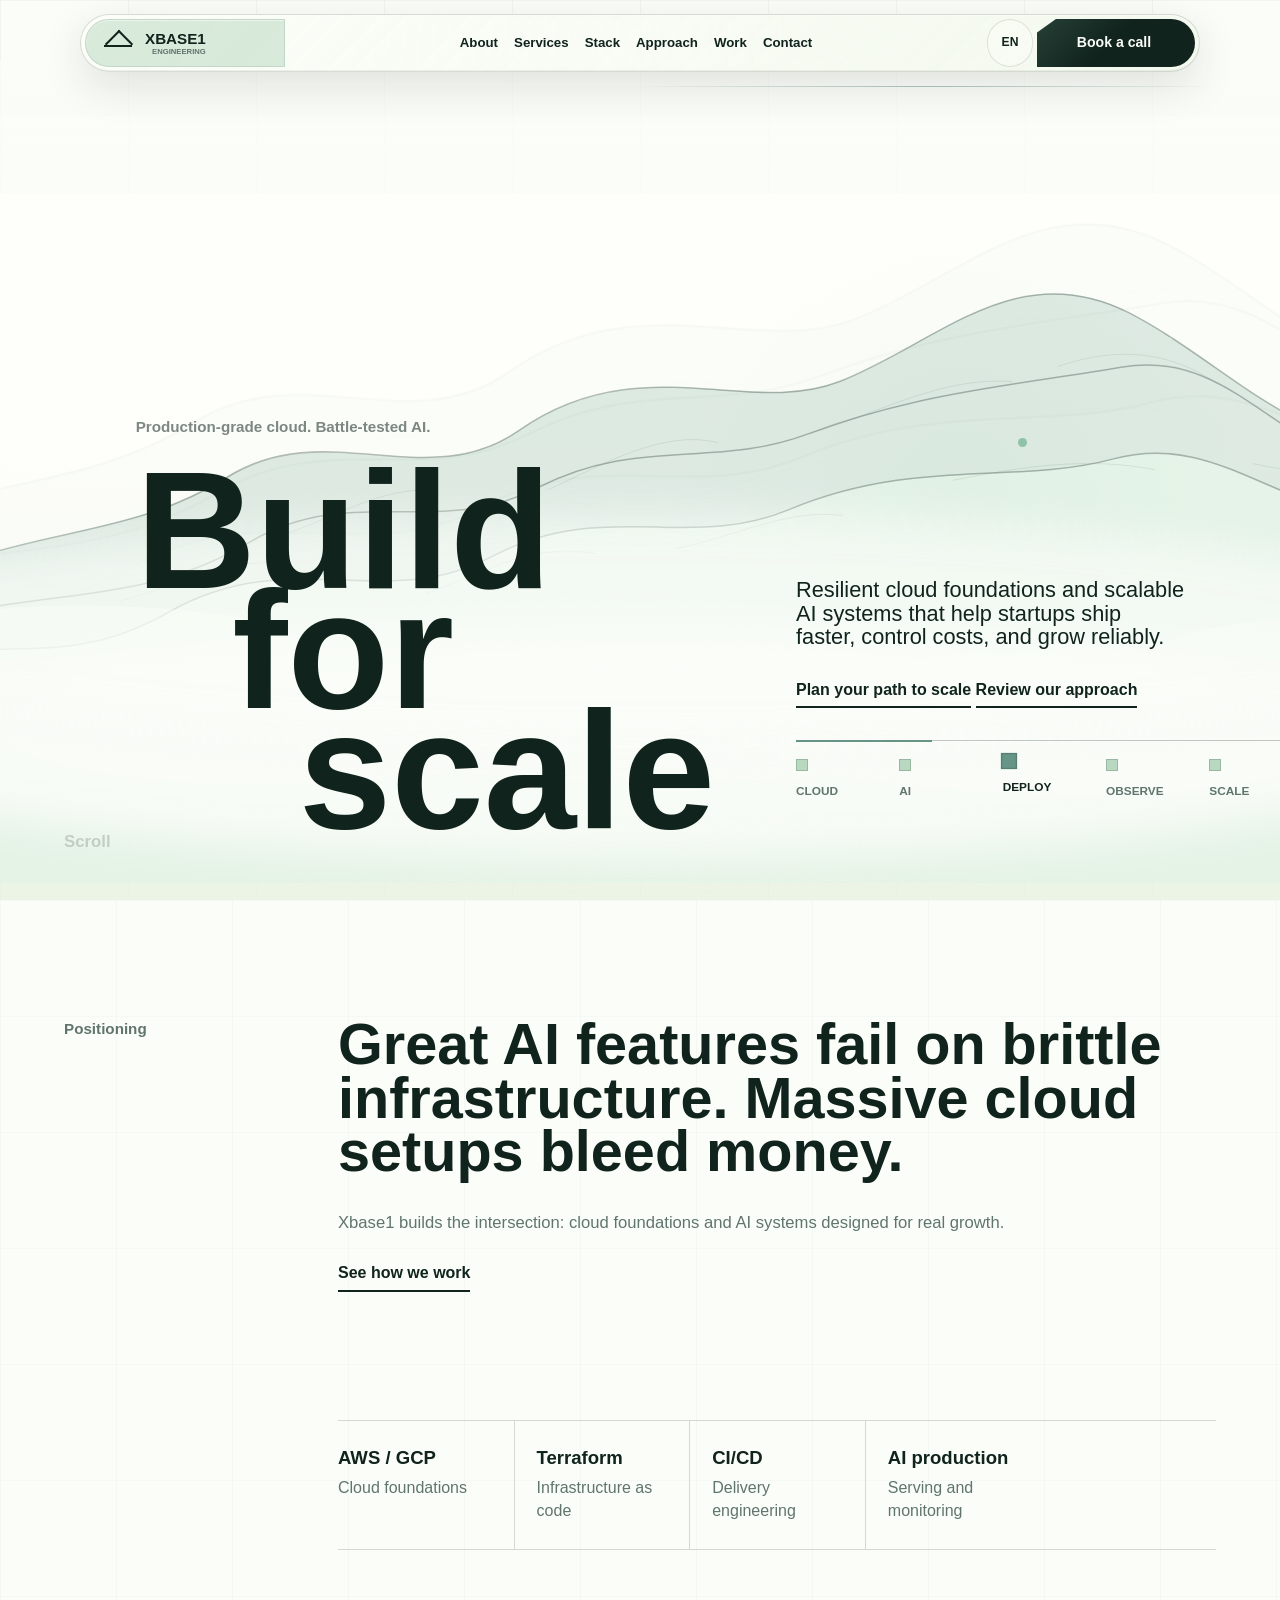
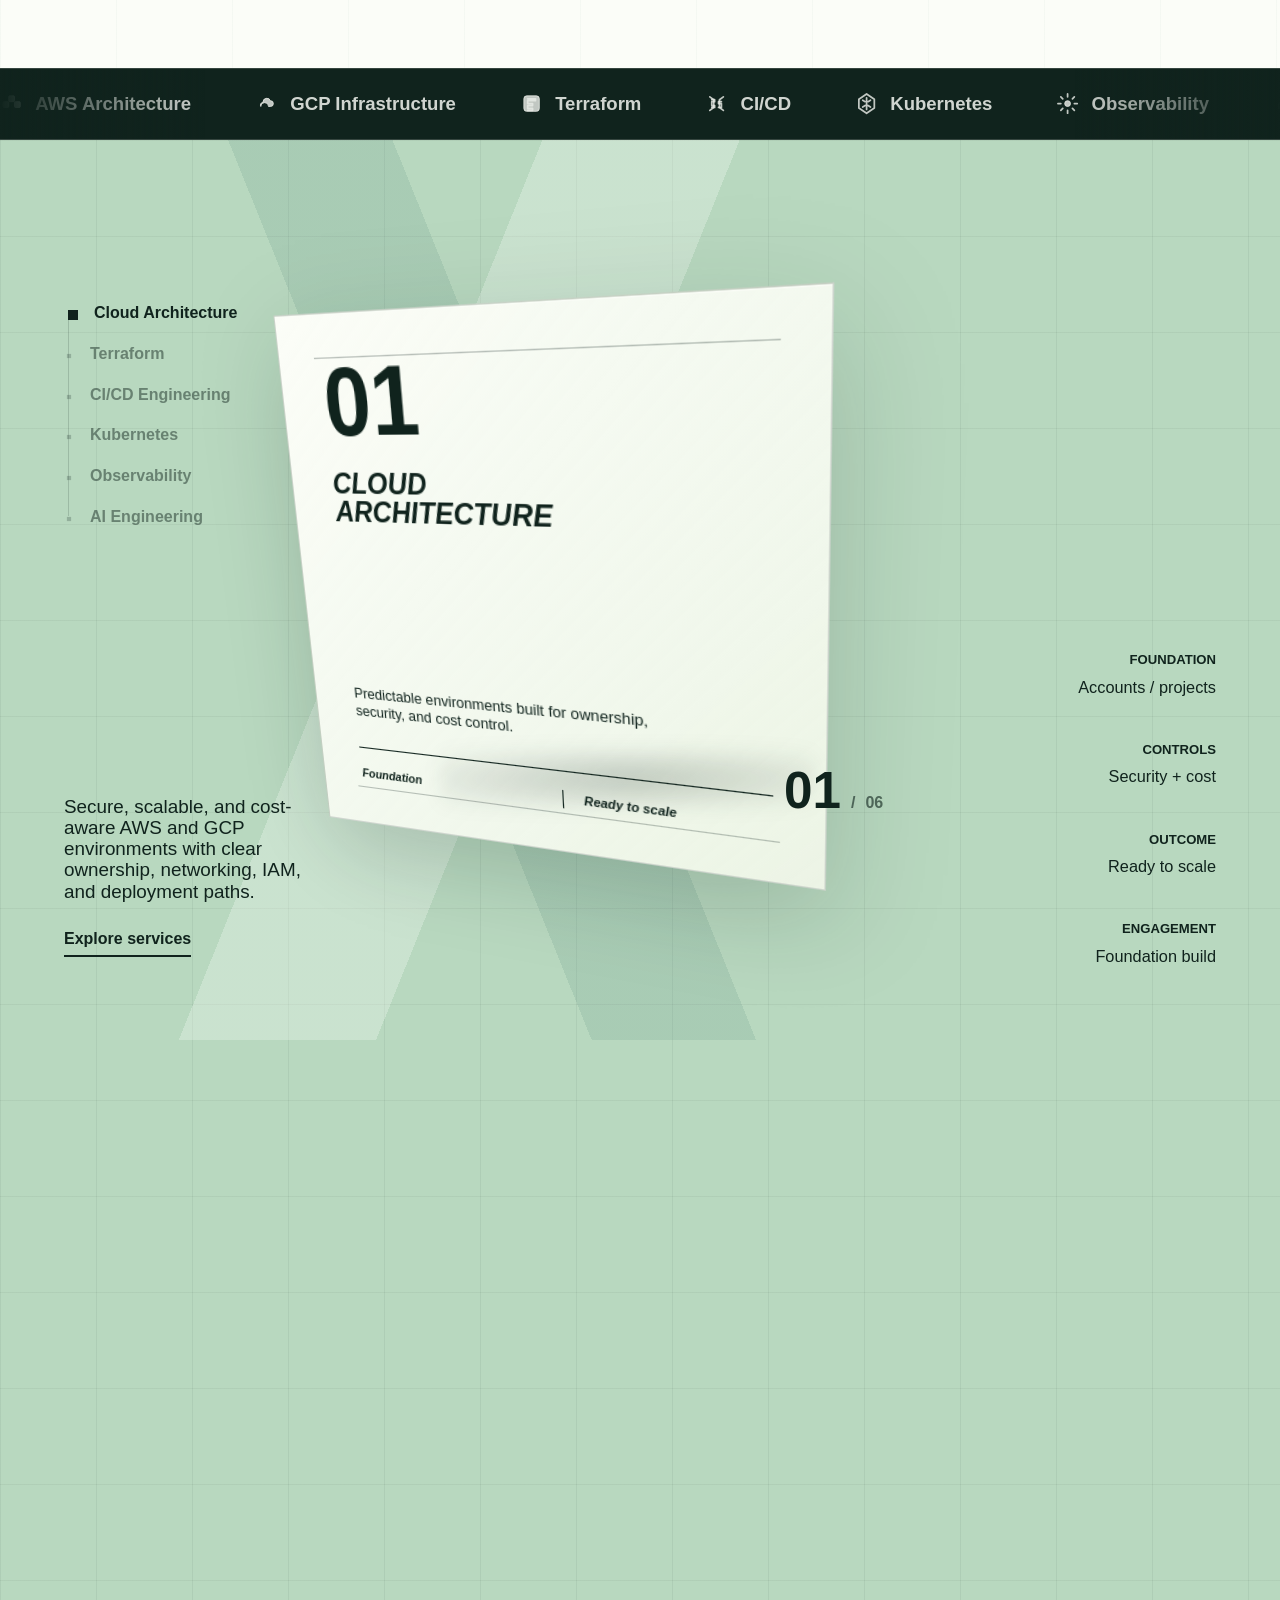
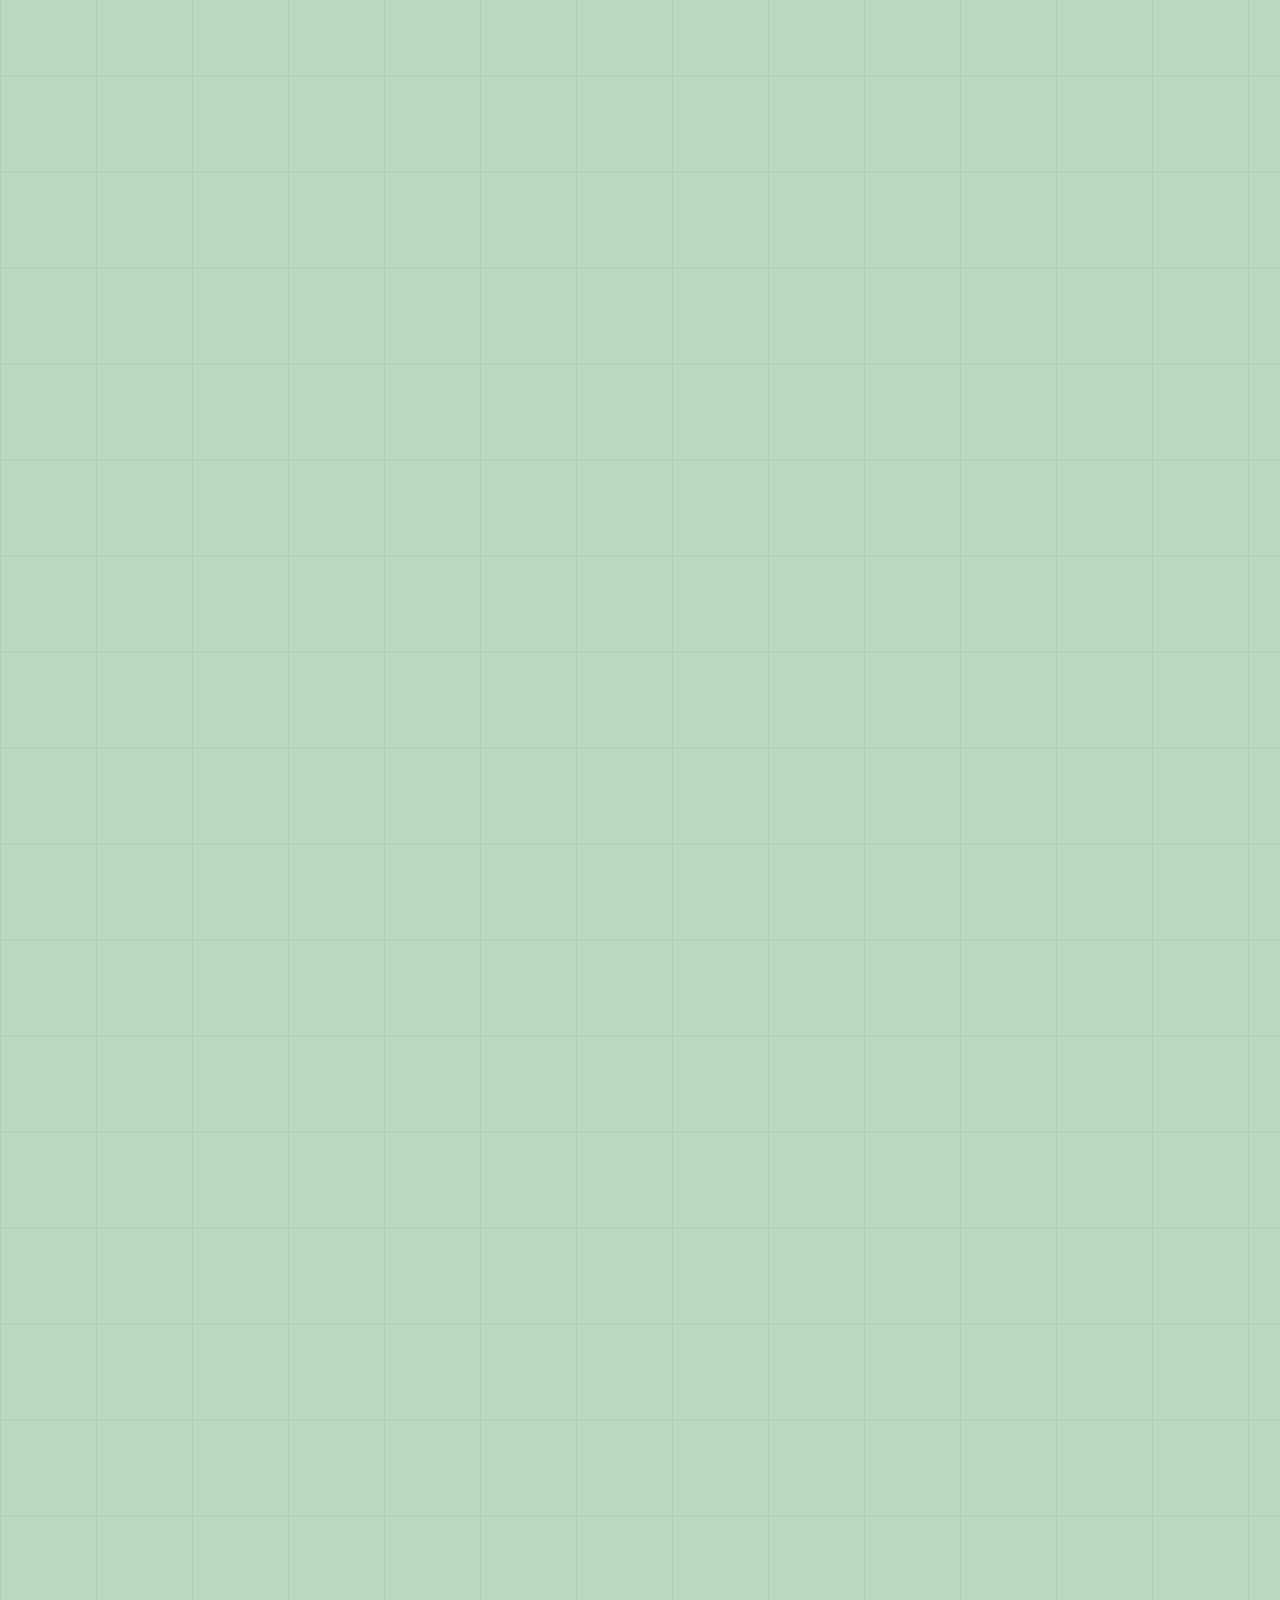
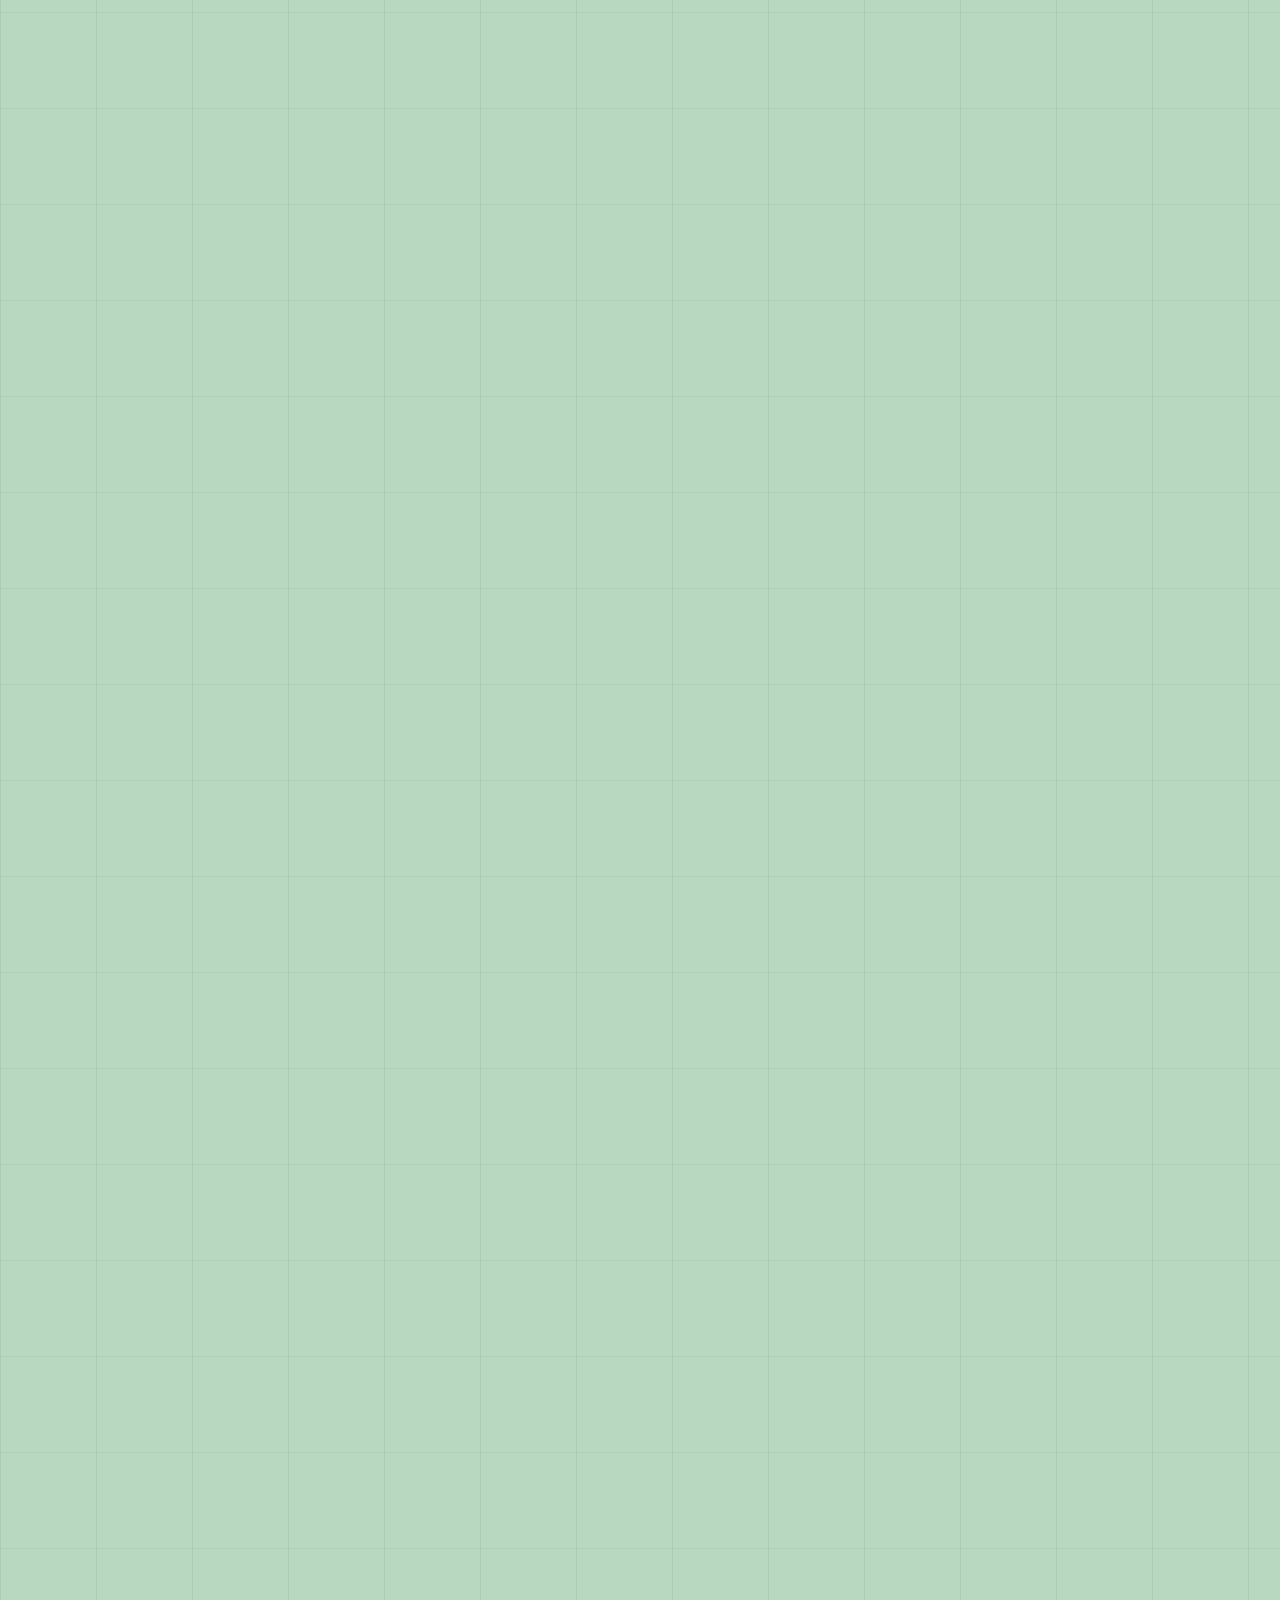
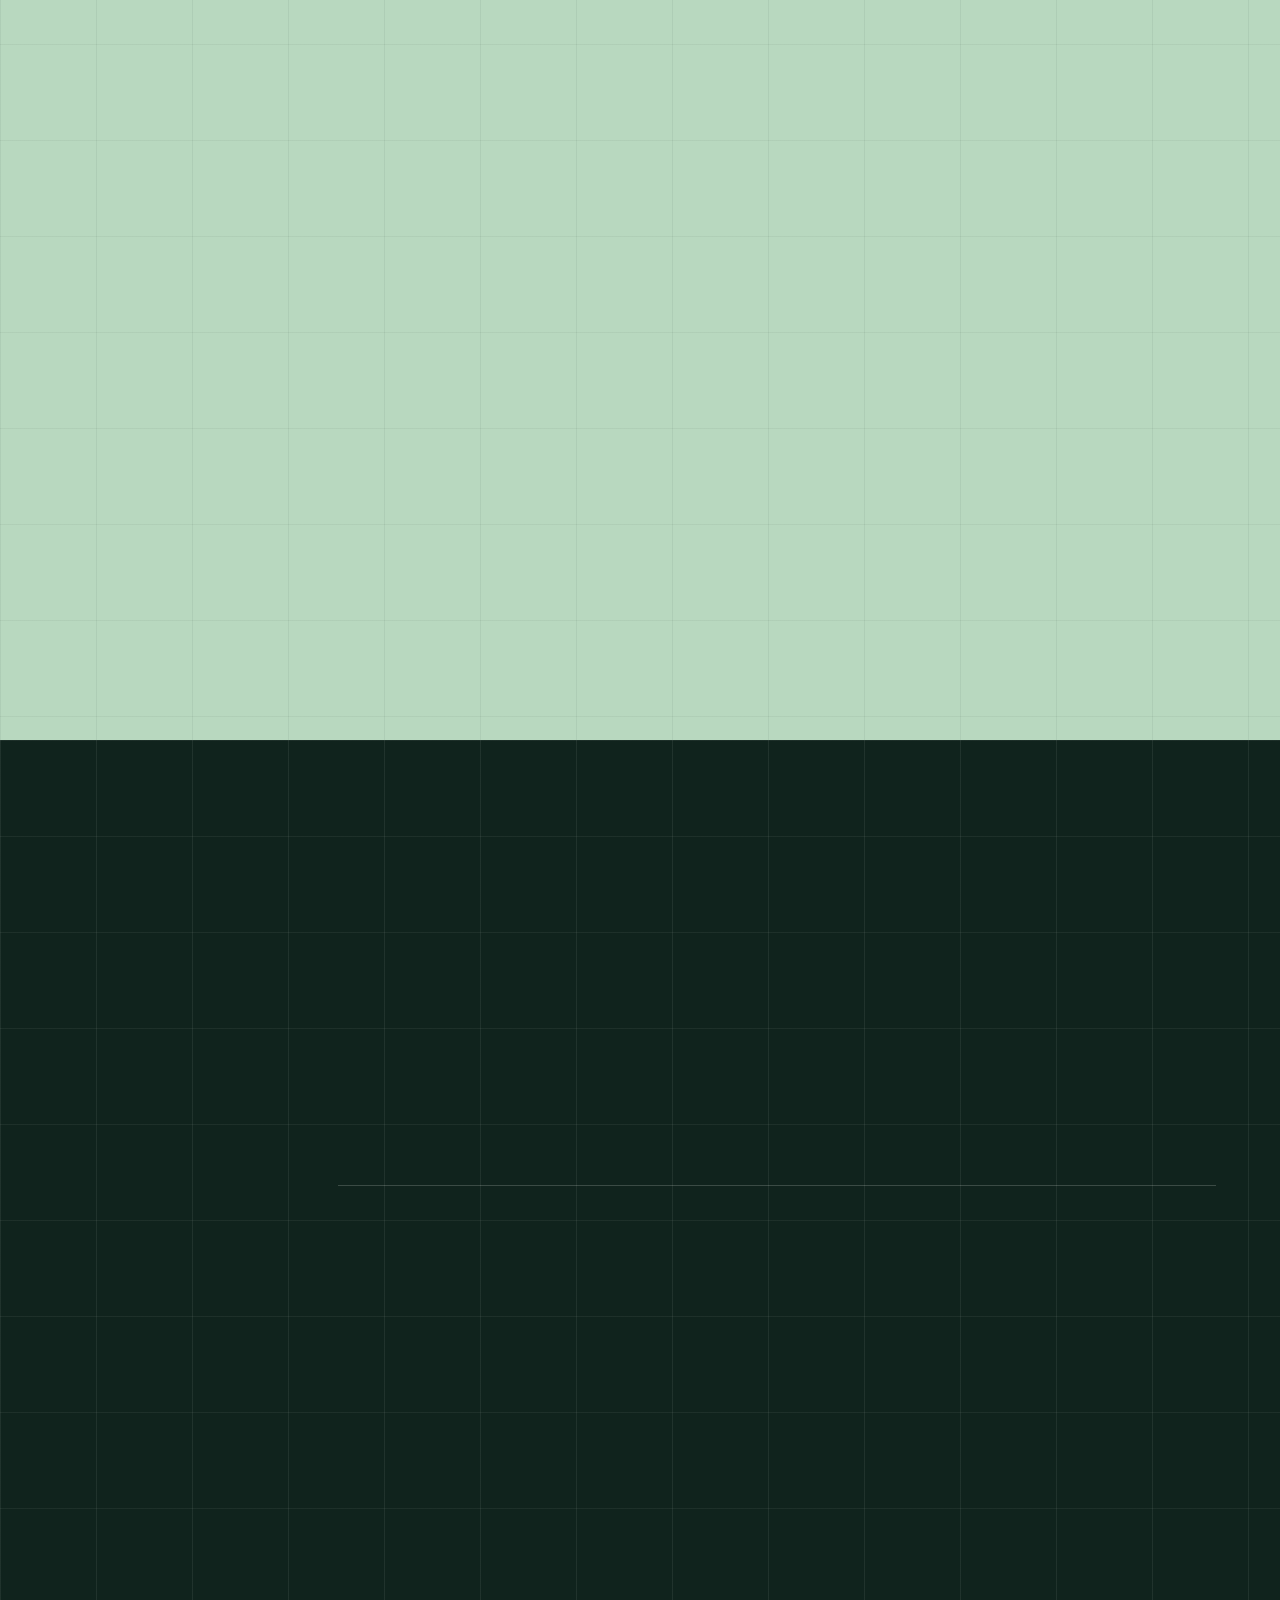
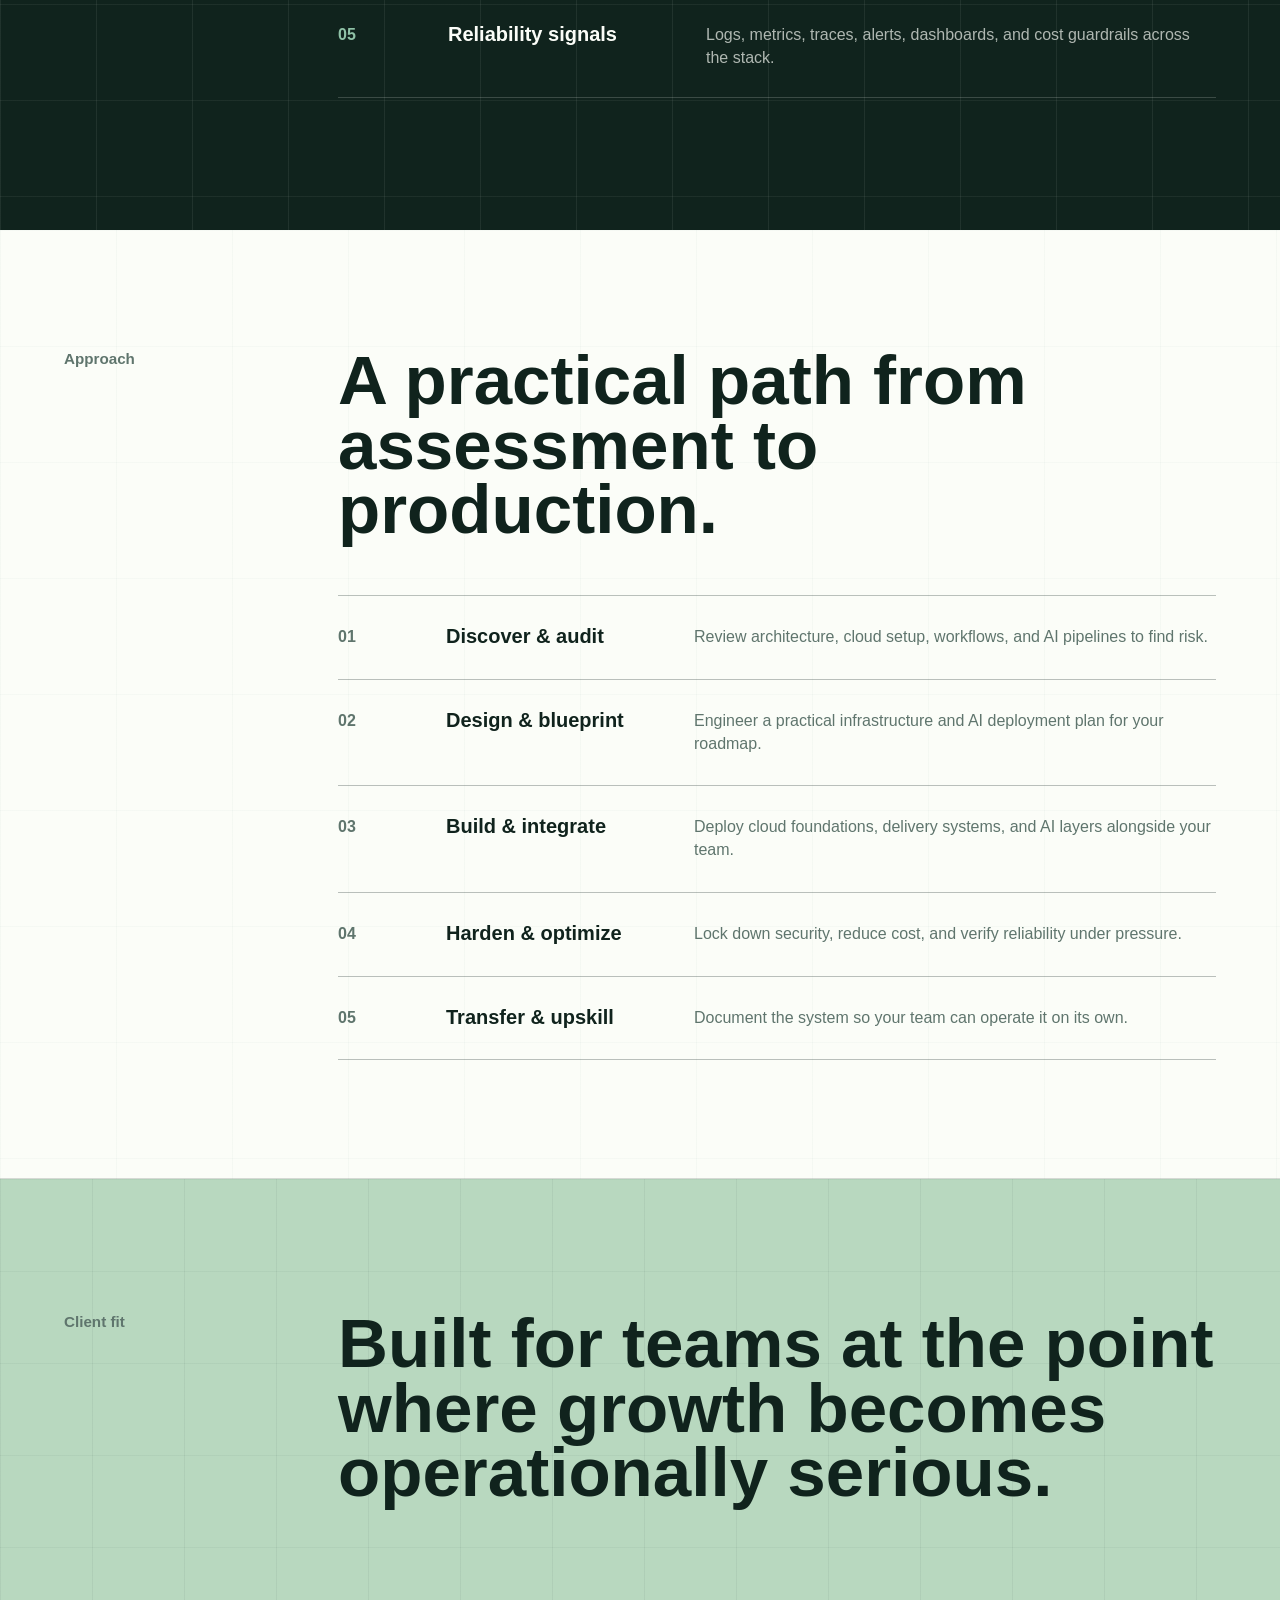
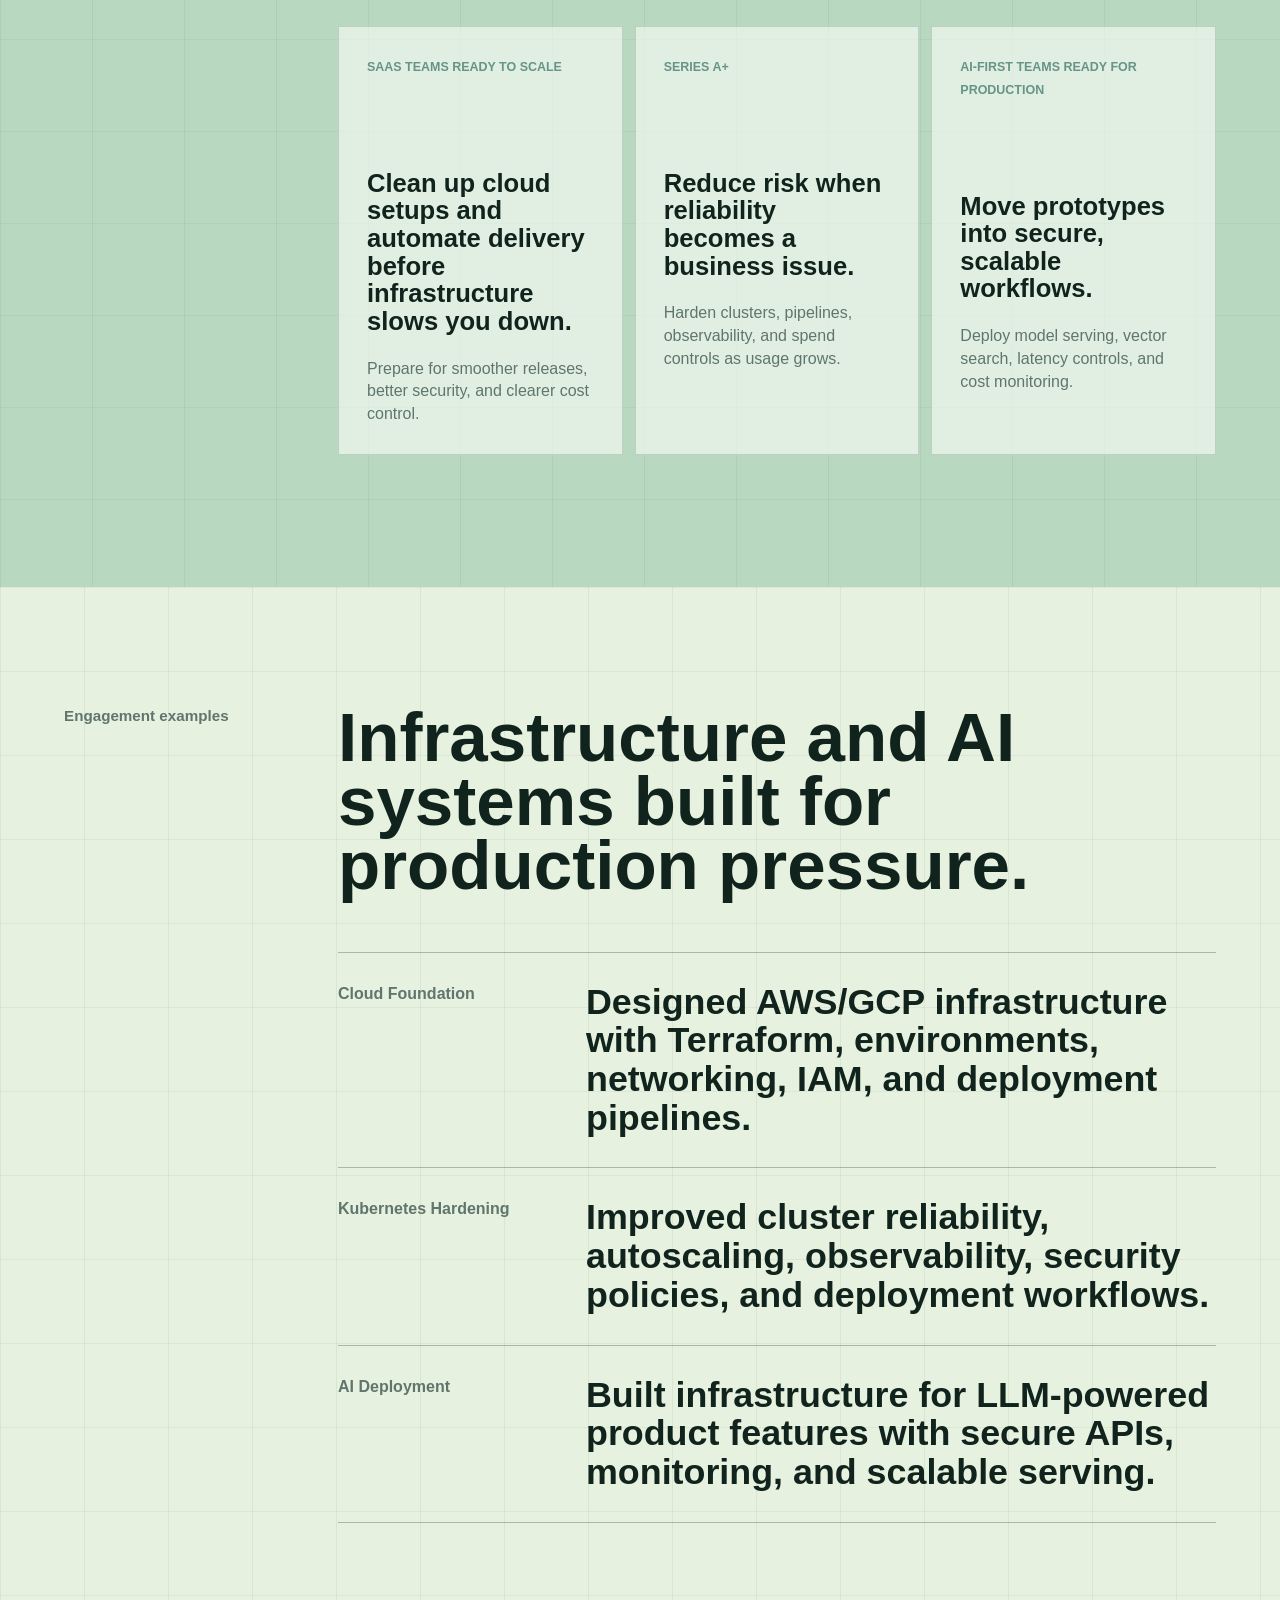
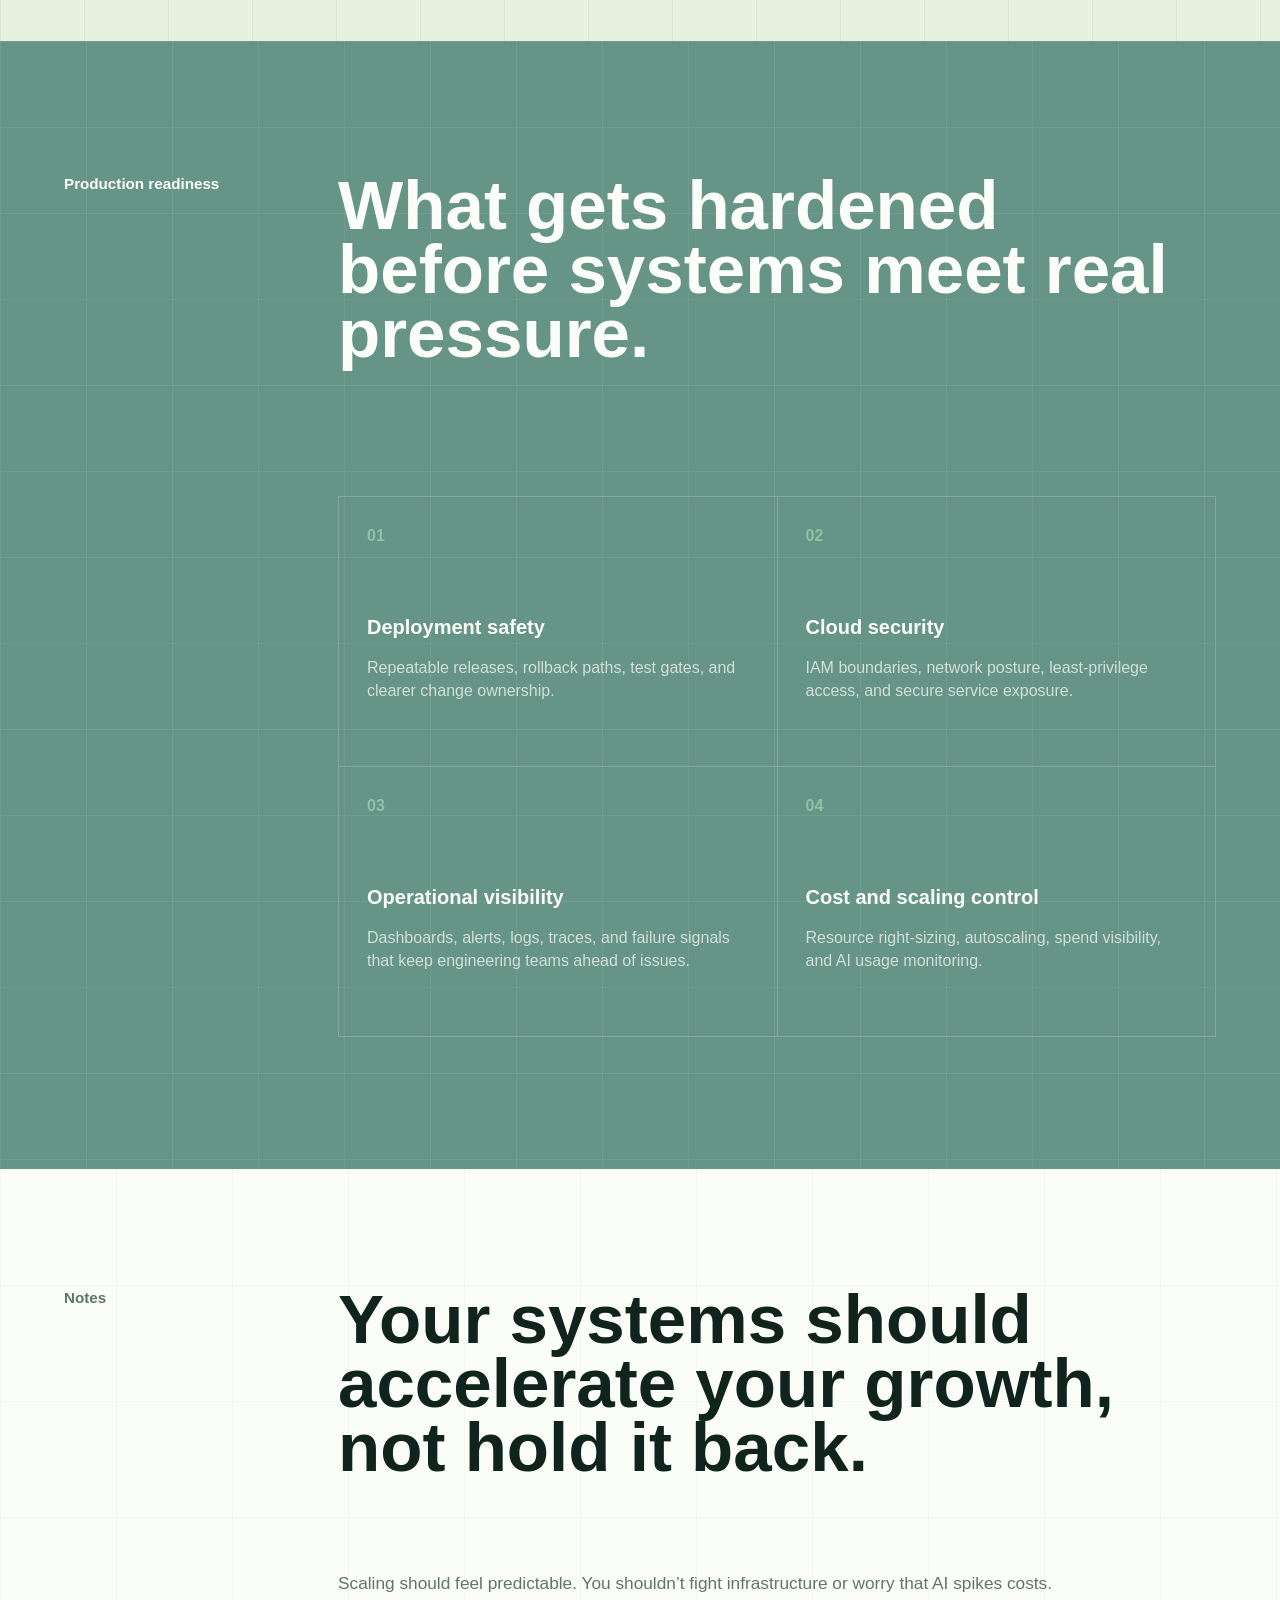
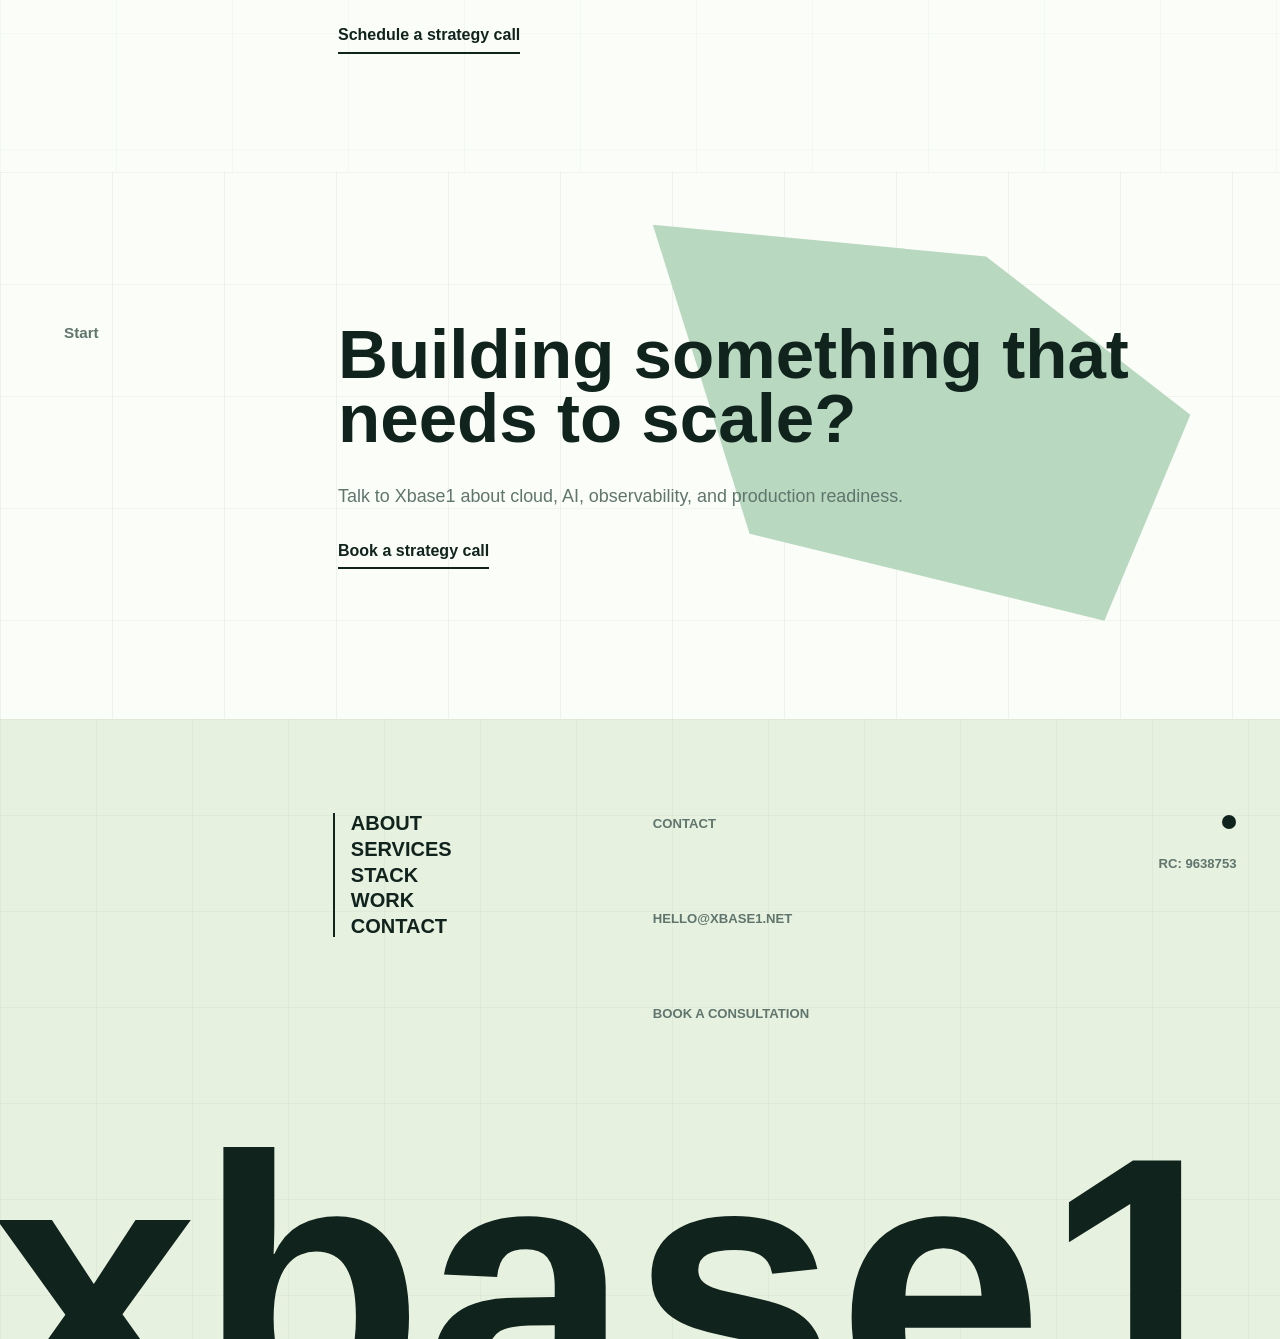
<file: index.html>
<!doctype html>
<html lang="en">
  <head>
    <meta charset="utf-8">
    <meta name="viewport" content="width=device-width, initial-scale=1">
    <title>Xbase1 - Cloud and AI engineering for startups</title>
    <meta
      name="description"
      content="Xbase1 designs, builds, and hardens cloud infrastructure, deployment pipelines, Kubernetes platforms, observability systems, and AI production workflows for startups."
    >
    <meta property="og:title" content="Xbase1 - Cloud and AI engineering for startups">
    <meta
      property="og:description"
      content="Production-grade cloud and AI engineering for startups moving from prototype to production."
    >
    <meta property="og:type" content="website">
    <link rel="icon" href="assets/xbase1-mark.svg" type="image/svg+xml">
    <link rel="preload" href="assets/xbase1-terrain.svg" as="image">
    <link rel="preload" href="assets/xbase1-signal-branch.svg" as="image">
    <link rel="stylesheet" href="styles.css">
  </head>
  <body data-page="home">
    <a class="skip-link" href="#main">Skip to content</a>

    <header class="site-header" data-header>
      <nav class="nav-shell" aria-label="Primary navigation">
        <a class="brand" href="index.html" aria-label="Xbase1 home">
          <span class="brand-mark" aria-hidden="true"></span>
          <span class="brand-text">
            <strong>XBASE1</strong>
            <small>Engineering</small>
          </span>
        </a>

        <button class="nav-toggle" type="button" aria-expanded="false" aria-controls="site-menu" data-nav-toggle>
          <span></span>
          <span></span>
          <span class="sr-only">Menu</span>
        </button>

        <div class="nav-menu" id="site-menu" data-nav-menu>
          <a href="about.html">About</a>
          <a href="#services">Services</a>
          <a href="#stack">Stack</a>
          <a href="#approach">Approach</a>
          <a href="#work">Work</a>
          <a href="contact.html">Contact</a>
        </div>

        <div class="nav-extra">
          <span>EN</span>
          <a href="contact.html">Book a call</a>
        </div>
      </nav>
    </header>

    <main id="main">
      <section class="hero" id="home">
        <div class="terrain-stage" aria-hidden="true">
          <div class="terrain-layer terrain-back"></div>
          <div class="terrain-layer terrain-front"></div>
          <div class="fog-band fog-one"></div>
          <div class="fog-band fog-two"></div>
          <span class="terrain-point"></span>
        </div>

        <div class="hero-inner">
          <div class="hero-title reveal">
            <p class="eyebrow">Production-grade cloud. Battle-tested AI.</p>
            <h1>
              <span>Build</span>
              <span>for</span>
              <span>scale</span>
            </h1>
          </div>

          <div class="hero-copy reveal">
            <p>
              Resilient cloud foundations and scalable AI systems that help startups ship faster,
              control costs, and grow reliably.
            </p>
            <div class="hero-cta-group">
              <a class="underlined-link" href="contact.html">Plan your path to scale</a>
              <a class="underlined-link" href="#approach">Review our approach</a>
            </div>

            <div class="hero-workflow" aria-label="Animated production workflow">
              <span data-flow-node>Cloud</span>
              <span data-flow-node>AI</span>
              <span data-flow-node>Deploy</span>
              <span data-flow-node>Observe</span>
              <span data-flow-node>Scale</span>
            </div>
          </div>
        </div>

        <a class="scroll-cue" href="#positioning" aria-label="Scroll to content">Scroll</a>
      </section>

      <section class="about-section" id="positioning">
        <div class="section-inner about-grid">
          <p class="section-label reveal">Positioning</p>
          <div class="about-copy reveal">
            <h2>Great AI features fail on brittle infrastructure. Massive cloud setups bleed money.</h2>
            <p>
              Xbase1 builds the intersection: cloud foundations and AI systems designed for real growth.
            </p>
            <a class="underlined-link" href="about.html">See how we work</a>
          </div>

          <dl class="metric-strip reveal" aria-label="Xbase1 capabilities">
            <div>
              <dt>AWS / GCP</dt>
              <dd>Cloud foundations</dd>
            </div>
            <div>
              <dt>Terraform</dt>
              <dd>Infrastructure as code</dd>
            </div>
            <div>
              <dt>CI/CD</dt>
              <dd>Delivery engineering</dd>
            </div>
            <div>
              <dt>AI production</dt>
              <dd>Serving and monitoring</dd>
            </div>
          </dl>
        </div>
      </section>

      <section class="capability-band" aria-label="Production capabilities">
        <div class="capability-marquee" aria-hidden="true">
          <span class="capability-item">
            <svg class="capability-icon" viewBox="0 0 24 24" aria-hidden="true"><rect x="3" y="10" width="6" height="6" rx="1"/><rect x="15" y="10" width="6" height="6" rx="1"/><rect x="9" y="4" width="6" height="6" rx="1"/></svg>
            AWS Architecture
          </span>
          <span class="capability-item">
            <svg class="capability-icon" viewBox="0 0 24 24" aria-hidden="true"><path d="M6 15a4 4 0 0 1 8 0h2a3 3 0 0 0 0-6 4 4 0 0 0-7.72 1.57A3 3 0 0 0 6 15Z"/></svg>
            GCP Infrastructure
          </span>
          <span class="capability-item">
            <svg class="capability-icon" viewBox="0 0 24 24" aria-hidden="true"><rect x="4" y="4" width="16" height="16" rx="3"/><path d="M8 7h8v2H8v3h5v2H8v3h5v2H8" stroke="currentColor" stroke-width="1.8" fill="none" stroke-linecap="round" stroke-linejoin="round"/></svg>
            Terraform
          </span>
          <span class="capability-item">
            <svg class="capability-icon" viewBox="0 0 24 24" aria-hidden="true"><path d="M7 8h3v2H7v4h3v2H7" fill="none" stroke="currentColor" stroke-width="1.8" stroke-linecap="round" stroke-linejoin="round"/><path d="M14 16h3v-4h-3v-2h3" fill="none" stroke="currentColor" stroke-width="1.8" stroke-linecap="round" stroke-linejoin="round"/><path d="M5 19l4-3v-8l-4-3" fill="none" stroke="currentColor" stroke-width="1.8" stroke-linecap="round" stroke-linejoin="round"/><path d="M19 5l-4 3v8l4 3" fill="none" stroke="currentColor" stroke-width="1.8" stroke-linecap="round" stroke-linejoin="round"/></svg>
            CI/CD
          </span>
          <span class="capability-item">
            <svg class="capability-icon" viewBox="0 0 24 24" aria-hidden="true"><polygon points="12 2 20 7.5 20 16.5 12 22 4 16.5 4 7.5" fill="none" stroke="currentColor" stroke-width="1.8" stroke-linejoin="round"/><path d="M12 6v12M8 8.5l2.5 1.5M16 8.5l-2.5 1.5M8 15.5l2.5-1.5M16 15.5l-2.5-1.5" stroke="currentColor" stroke-width="1.8" stroke-linecap="round" stroke-linejoin="round"/></svg>
            Kubernetes
          </span>
          <span class="capability-item">
            <svg class="capability-icon" viewBox="0 0 24 24" aria-hidden="true"><circle cx="12" cy="12" r="3"/><path d="M12 2v3M12 19v3M2 12h3M19 12h3M5 5l2 2M17 17l2 2M5 19l2-2M17 7l2-2" stroke="currentColor" stroke-width="1.8" stroke-linecap="round"/></svg>
            Observability
          </span>
          <span class="capability-item">
            <svg class="capability-icon" viewBox="0 0 24 24" aria-hidden="true"><path d="M6 14a5 5 0 0 1 10 0v3H6v-3Z" fill="none" stroke="currentColor" stroke-width="1.8" stroke-linecap="round" stroke-linejoin="round"/><path d="M12 9a3 3 0 0 1 3 3v2" fill="none" stroke="currentColor" stroke-width="1.8" stroke-linecap="round"/><path d="M12 9a3 3 0 0 0-3 3v2" fill="none" stroke="currentColor" stroke-width="1.8" stroke-linecap="round"/><path d="M9 6h6M12 3v3" fill="none" stroke="currentColor" stroke-width="1.8" stroke-linecap="round"/></svg>
            AI Productionization
          </span>
          <span class="capability-item">
            <svg class="capability-icon" viewBox="0 0 24 24" aria-hidden="true"><path d="M12 3l8 4v6c0 5-4 8-8 8s-8-3-8-8V7l8-4Z" fill="none" stroke="currentColor" stroke-width="1.8" stroke-linejoin="round"/><path d="M8 11h8M8 15h5" stroke="currentColor" stroke-width="1.8" stroke-linecap="round"/></svg>
            Cloud Hardening
          </span>
        </div>
        <div class="capability-marquee capability-marquee-alt" aria-hidden="true">
          <span class="capability-item">
            <svg class="capability-icon" viewBox="0 0 24 24" aria-hidden="true"><rect x="3" y="10" width="6" height="6" rx="1"/><rect x="15" y="10" width="6" height="6" rx="1"/><rect x="9" y="4" width="6" height="6" rx="1"/></svg>
            AWS Architecture
          </span>
          <span class="capability-item">
            <svg class="capability-icon" viewBox="0 0 24 24" aria-hidden="true"><path d="M6 15a4 4 0 0 1 8 0h2a3 3 0 0 0 0-6 4 4 0 0 0-7.72 1.57A3 3 0 0 0 6 15Z"/></svg>
            GCP Infrastructure
          </span>
          <span class="capability-item">
            <svg class="capability-icon" viewBox="0 0 24 24" aria-hidden="true"><rect x="4" y="4" width="16" height="16" rx="3"/><path d="M8 7h8v2H8v3h5v2H8v3h5v2H8" stroke="currentColor" stroke-width="1.8" fill="none" stroke-linecap="round" stroke-linejoin="round"/></svg>
            Terraform
          </span>
          <span class="capability-item">
            <svg class="capability-icon" viewBox="0 0 24 24" aria-hidden="true"><path d="M7 8h3v2H7v4h3v2H7" fill="none" stroke="currentColor" stroke-width="1.8" stroke-linecap="round" stroke-linejoin="round"/><path d="M14 16h3v-4h-3v-2h3" fill="none" stroke="currentColor" stroke-width="1.8" stroke-linecap="round" stroke-linejoin="round"/><path d="M5 19l4-3v-8l-4-3" fill="none" stroke="currentColor" stroke-width="1.8" stroke-linecap="round" stroke-linejoin="round"/><path d="M19 5l-4 3v8l4 3" fill="none" stroke="currentColor" stroke-width="1.8" stroke-linecap="round" stroke-linejoin="round"/></svg>
            CI/CD
          </span>
          <span class="capability-item">
            <svg class="capability-icon" viewBox="0 0 24 24" aria-hidden="true"><polygon points="12 2 20 7.5 20 16.5 12 22 4 16.5 4 7.5" fill="none" stroke="currentColor" stroke-width="1.8" stroke-linejoin="round"/><path d="M12 6v12M8 8.5l2.5 1.5M16 8.5l-2.5 1.5M8 15.5l2.5-1.5M16 15.5l-2.5-1.5" stroke="currentColor" stroke-width="1.8" stroke-linecap="round" stroke-linejoin="round"/></svg>
            Kubernetes
          </span>
          <span class="capability-item">
            <svg class="capability-icon" viewBox="0 0 24 24" aria-hidden="true"><circle cx="12" cy="12" r="3"/><path d="M12 2v3M12 19v3M2 12h3M19 12h3M5 5l2 2M17 17l2 2M5 19l2-2M17 7l2-2" stroke="currentColor" stroke-width="1.8" stroke-linecap="round"/></svg>
            Observability
          </span>
          <span class="capability-item">
            <svg class="capability-icon" viewBox="0 0 24 24" aria-hidden="true"><path d="M6 14a5 5 0 0 1 10 0v3H6v-3Z" fill="none" stroke="currentColor" stroke-width="1.8" stroke-linecap="round" stroke-linejoin="round"/><path d="M12 9a3 3 0 0 1 3 3v2" fill="none" stroke="currentColor" stroke-width="1.8" stroke-linecap="round"/><path d="M12 9a3 3 0 0 0-3 3v2" fill="none" stroke="currentColor" stroke-width="1.8" stroke-linecap="round"/><path d="M9 6h6M12 3v3" fill="none" stroke="currentColor" stroke-width="1.8" stroke-linecap="round"/></svg>
            AI Productionization
          </span>
          <span class="capability-item">
            <svg class="capability-icon" viewBox="0 0 24 24" aria-hidden="true"><path d="M12 3l8 4v6c0 5-4 8-8 8s-8-3-8-8V7l8-4Z" fill="none" stroke="currentColor" stroke-width="1.8" stroke-linejoin="round"/><path d="M8 11h8M8 15h5" stroke="currentColor" stroke-width="1.8" stroke-linecap="round"/></svg>
            Cloud Hardening
          </span>
        </div>
      </section>

      <section class="solutions-section" id="services" data-solutions-section>
        <article class="solution-scene reveal" data-solution-card aria-live="polite">
          <div class="solution-tabs reveal" role="tablist" aria-label="Service areas">
            <button class="solution-tab is-active" type="button" role="tab" aria-selected="true" data-solution="cloud">Cloud Architecture</button>
            <button class="solution-tab" type="button" role="tab" aria-selected="false" data-solution="iac">Terraform</button>
            <button class="solution-tab" type="button" role="tab" aria-selected="false" data-solution="delivery">CI/CD Engineering</button>
            <button class="solution-tab" type="button" role="tab" aria-selected="false" data-solution="platform">Kubernetes</button>
            <button class="solution-tab" type="button" role="tab" aria-selected="false" data-solution="observability">Observability</button>
            <button class="solution-tab" type="button" role="tab" aria-selected="false" data-solution="ai">AI Engineering</button>
          </div>

          <div class="solution-cube-gallery" aria-hidden="true">
            <div class="solution-cube-stage">
              <div class="solution-cube" data-solution-cube>
                <div class="solution-cube-face solution-cube-face-front">
                  <span class="cube-face-kicker">01</span>
                  <strong>Cloud Architecture</strong>
                  <p>Predictable environments built for ownership, security, and cost control.</p>
                  <div class="cube-face-meta">
                    <span>Foundation</span>
                    <span>Ready to scale</span>
                  </div>
                </div>

                <div class="solution-cube-face solution-cube-face-right">
                  <span class="cube-face-kicker">02</span>
                  <strong>Terraform IaC</strong>
                  <p>Reusable modules and repeatable provisioning for safer change.</p>
                  <div class="cube-face-meta">
                    <span>Modules</span>
                    <span>Safer change</span>
                  </div>
                </div>

                <div class="solution-cube-face solution-cube-face-back">
                  <span class="cube-face-kicker">03</span>
                  <strong>CI/CD Engineering</strong>
                  <p>Release paths that keep shipping stable and predictable.</p>
                  <div class="cube-face-meta">
                    <span>Delivery</span>
                    <span>Lower risk</span>
                  </div>
                </div>

                <div class="solution-cube-face solution-cube-face-left">
                  <span class="cube-face-kicker">04</span>
                  <strong>Kubernetes Platforms</strong>
                  <p>Managed runtime platforms with autoscaling and operational runbooks.</p>
                  <div class="cube-face-meta">
                    <span>Runtime</span>
                    <span>Operable platform</span>
                  </div>
                </div>

                <div class="solution-cube-face solution-cube-face-top">
                  <span class="cube-face-kicker">05</span>
                  <strong>System Signals</strong>
                  <p>Visibility across infrastructure and AI usage before problems surface.</p>
                  <div class="cube-face-meta">
                    <span>Observability</span>
                    <span>Faster debugging</span>
                  </div>
                </div>

                <div class="solution-cube-face solution-cube-face-bottom">
                  <span class="cube-face-kicker">06</span>
                  <strong>AI Engineering</strong>
                  <p>Secure model serving, low-latency APIs, and cost-aware deployment.</p>
                  <div class="cube-face-meta">
                    <span>AI layer</span>
                    <span>Production AI</span>
                  </div>
                </div>
              </div>
            </div>
            <div class="solution-cube-shadow"></div>
            <div class="solution-cube-counter">
              <span data-solution-current>01</span>
              <span>06</span>
            </div>
          </div>

          <div class="solution-copy">
            <p data-solution-copy>
              We connect product needs to cloud foundations, delivery workflows, runtime platforms, and AI systems.
            </p>
            <a class="underlined-link" href="contact.html">Explore services</a>
          </div>

          <dl class="solution-metrics" aria-label="Selected service details">
            <div>
              <dt data-solution-metric-one>Foundation</dt>
              <dd data-solution-value-one>Accounts / projects</dd>
            </div>
            <div>
              <dt data-solution-metric-two>Controls</dt>
              <dd data-solution-value-two>Security + cost</dd>
            </div>
            <div>
              <dt data-solution-metric-three>Outcome</dt>
              <dd data-solution-value-three>Ready to scale</dd>
            </div>
            <div>
              <dt data-solution-metric-four>Engagement</dt>
              <dd data-solution-value-four>Foundation build</dd>
            </div>
          </dl>
        </article>
      </section>

      <section class="stack-section" id="stack">
        <div class="stack-background hide-lines" aria-hidden="true">
          <span></span>
          <span></span>
          <span></span>
        </div>
        <div class="section-inner stack-grid">
          <p class="section-label reveal">Production stack</p>
          <div class="stack-heading reveal">
            <h2>From product vision to resilient infrastructure.</h2>
            <p>
              We bridge product ambition to cloud reality with delivery, runtime, security, and AI.
            </p>
          </div>

          <div class="stack-layers" aria-label="Infrastructure layers">
            <article class="stack-layer reveal">
              <span>01</span>
              <h3>Product and AI layer</h3>
              <p>Application services, LLM integrations, vector search, model endpoints, and data flows.</p>
            </article>
            <article class="stack-layer reveal">
              <span>02</span>
              <h3>Delivery layer</h3>
              <p>Build pipelines, test gates, environment promotion, approvals, secrets, and rollback paths.</p>
            </article>
            <article class="stack-layer reveal">
              <span>03</span>
              <h3>Runtime layer</h3>
              <p>Kubernetes, ingress, autoscaling, workload boundaries, and platform operations.</p>
            </article>
            <article class="stack-layer reveal">
              <span>04</span>
              <h3>Cloud foundation</h3>
              <p>AWS or GCP accounts, networking, IAM, Terraform, data services, and cost visibility.</p>
            </article>
            <article class="stack-layer reveal">
              <span>05</span>
              <h3>Reliability signals</h3>
              <p>Logs, metrics, traces, alerts, dashboards, and cost guardrails across the stack.</p>
            </article>
          </div>
        </div>
      </section>

      <section class="approach-section" id="approach">
        <div class="section-inner approach-grid">
          <p class="section-label reveal">Approach</p>
          <div class="approach-copy reveal">
            <h2>A practical path from assessment to production.</h2>
          </div>

          <div class="approach-rows">
            <article class="approach-row reveal">
              <span>01</span>
              <h3>Discover & audit</h3>
              <p>Review architecture, cloud setup, workflows, and AI pipelines to find risk.</p>
            </article>
            <article class="approach-row reveal">
              <span>02</span>
              <h3>Design & blueprint</h3>
              <p>Engineer a practical infrastructure and AI deployment plan for your roadmap.</p>
            </article>
            <article class="approach-row reveal">
              <span>03</span>
              <h3>Build & integrate</h3>
              <p>Deploy cloud foundations, delivery systems, and AI layers alongside your team.</p>
            </article>
            <article class="approach-row reveal">
              <span>04</span>
              <h3>Harden & optimize</h3>
              <p>Lock down security, reduce cost, and verify reliability under pressure.</p>
            </article>
            <article class="approach-row reveal">
              <span>05</span>
              <h3>Transfer & upskill</h3>
              <p>Document the system so your team can operate it on its own.</p>
            </article>
          </div>
        </div>
      </section>

      <section class="fit-section">
        <div class="section-inner fit-grid">
          <p class="section-label reveal">Client fit</p>
          <div class="fit-heading reveal">
            <h2>Built for teams at the point where growth becomes operationally serious.</h2>
          </div>

          <div class="fit-cards">
            <article class="fit-card reveal">
              <span>SaaS teams ready to scale</span>
              <h3>Clean up cloud setups and automate delivery before infrastructure slows you down.</h3>
              <p>Prepare for smoother releases, better security, and clearer cost control.</p>
            </article>
            <article class="fit-card reveal">
              <span>Series A+</span>
              <h3>Reduce risk when reliability becomes a business issue.</h3>
              <p>Harden clusters, pipelines, observability, and spend controls as usage grows.</p>
            </article>
            <article class="fit-card reveal">
              <span>AI-first teams ready for production</span>
              <h3>Move prototypes into secure, scalable workflows.</h3>
              <p>Deploy model serving, vector search, latency controls, and cost monitoring.</p>
            </article>
          </div>
        </div>
      </section>

      <section class="work-section" id="work">
        <div class="section-inner work-grid">
          <p class="section-label reveal">Engagement examples</p>
          <div class="work-heading reveal">
            <h2>Infrastructure and AI systems built for production pressure.</h2>
          </div>

          <div class="work-list">
            <article class="work-row reveal">
              <span>Cloud Foundation</span>
              <h3>Designed AWS/GCP infrastructure with Terraform, environments, networking, IAM, and deployment pipelines.</h3>
            </article>
            <article class="work-row reveal">
              <span>Kubernetes Hardening</span>
              <h3>Improved cluster reliability, autoscaling, observability, security policies, and deployment workflows.</h3>
            </article>
            <article class="work-row reveal">
              <span>AI Deployment</span>
              <h3>Built infrastructure for LLM-powered product features with secure APIs, monitoring, and scalable serving.</h3>
            </article>
          </div>
        </div>
      </section>

      <section class="readiness-section">
        <div class="section-inner readiness-grid">
          <p class="section-label reveal">Production readiness</p>
          <div class="readiness-heading reveal">
            <h2>What gets hardened before systems meet real pressure.</h2>
          </div>

          <div class="readiness-list">
            <article class="readiness-item reveal">
              <span>01</span>
              <h3>Deployment safety</h3>
              <p>Repeatable releases, rollback paths, test gates, and clearer change ownership.</p>
            </article>
            <article class="readiness-item reveal">
              <span>02</span>
              <h3>Cloud security</h3>
              <p>IAM boundaries, network posture, least-privilege access, and secure service exposure.</p>
            </article>
            <article class="readiness-item reveal">
              <span>03</span>
              <h3>Operational visibility</h3>
              <p>Dashboards, alerts, logs, traces, and failure signals that keep engineering teams ahead of issues.</p>
            </article>
            <article class="readiness-item reveal">
              <span>04</span>
              <h3>Cost and scaling control</h3>
              <p>Resource right-sizing, autoscaling, spend visibility, and AI usage monitoring.</p>
            </article>
          </div>
        </div>
      </section>

      <section class="insights-section" id="insights">
        <div class="section-inner insights-grid">
          <p class="section-label reveal">Notes</p>
          <h2 class="reveal">Your systems should accelerate your growth, not hold it back.</h2>
          <div class="insight-copy reveal">
            <p>
              Scaling should feel predictable. You shouldn’t fight infrastructure or worry that AI spikes costs.
            </p>
            <a class="underlined-link" href="contact.html">Schedule a strategy call</a>
          </div>
        </div>
      </section>

      <section class="final-cta-section">
        <div class="section-inner final-cta-grid">
          <p class="section-label reveal">Start</p>
          <div class="final-cta-copy reveal">
            <h2>Building something that needs to scale?</h2>
            <p>
              Talk to Xbase1 about cloud, AI, observability, and production readiness.
            </p>
            <a class="underlined-link" href="contact.html">Book a strategy call</a>
          </div>
        </div>
      </section>
    </main>

    <footer class="site-footer">
      <div class="footer-canvas">
        <nav class="footer-nav" aria-label="Footer navigation">
          <a href="about.html">About</a>
          <a href="index.html#services">Services</a>
          <a href="index.html#stack">Stack</a>
          <a href="index.html#work">Work</a>
          <a href="contact.html">Contact</a>
        </nav>

        <div class="footer-contact">
          <span>Contact</span>
          <a href="mailto:hello@xbase1.net">hello@xbase1.net</a>
          <a href="contact.html">Book a consultation</a>
        </div>

        <div class="footer-location">
          <span aria-hidden="true"></span>
          <p>RC: 9638753</p>
        </div>

        <strong class="footer-wordmark" aria-hidden="true">xbase1</strong>

        <div class="footer-bottom">
        </div>
      </div>
    </footer>

    <script src="three-scroll.js"></script>
    <script src="script.js"></script>
  </body>
</html>
</file>
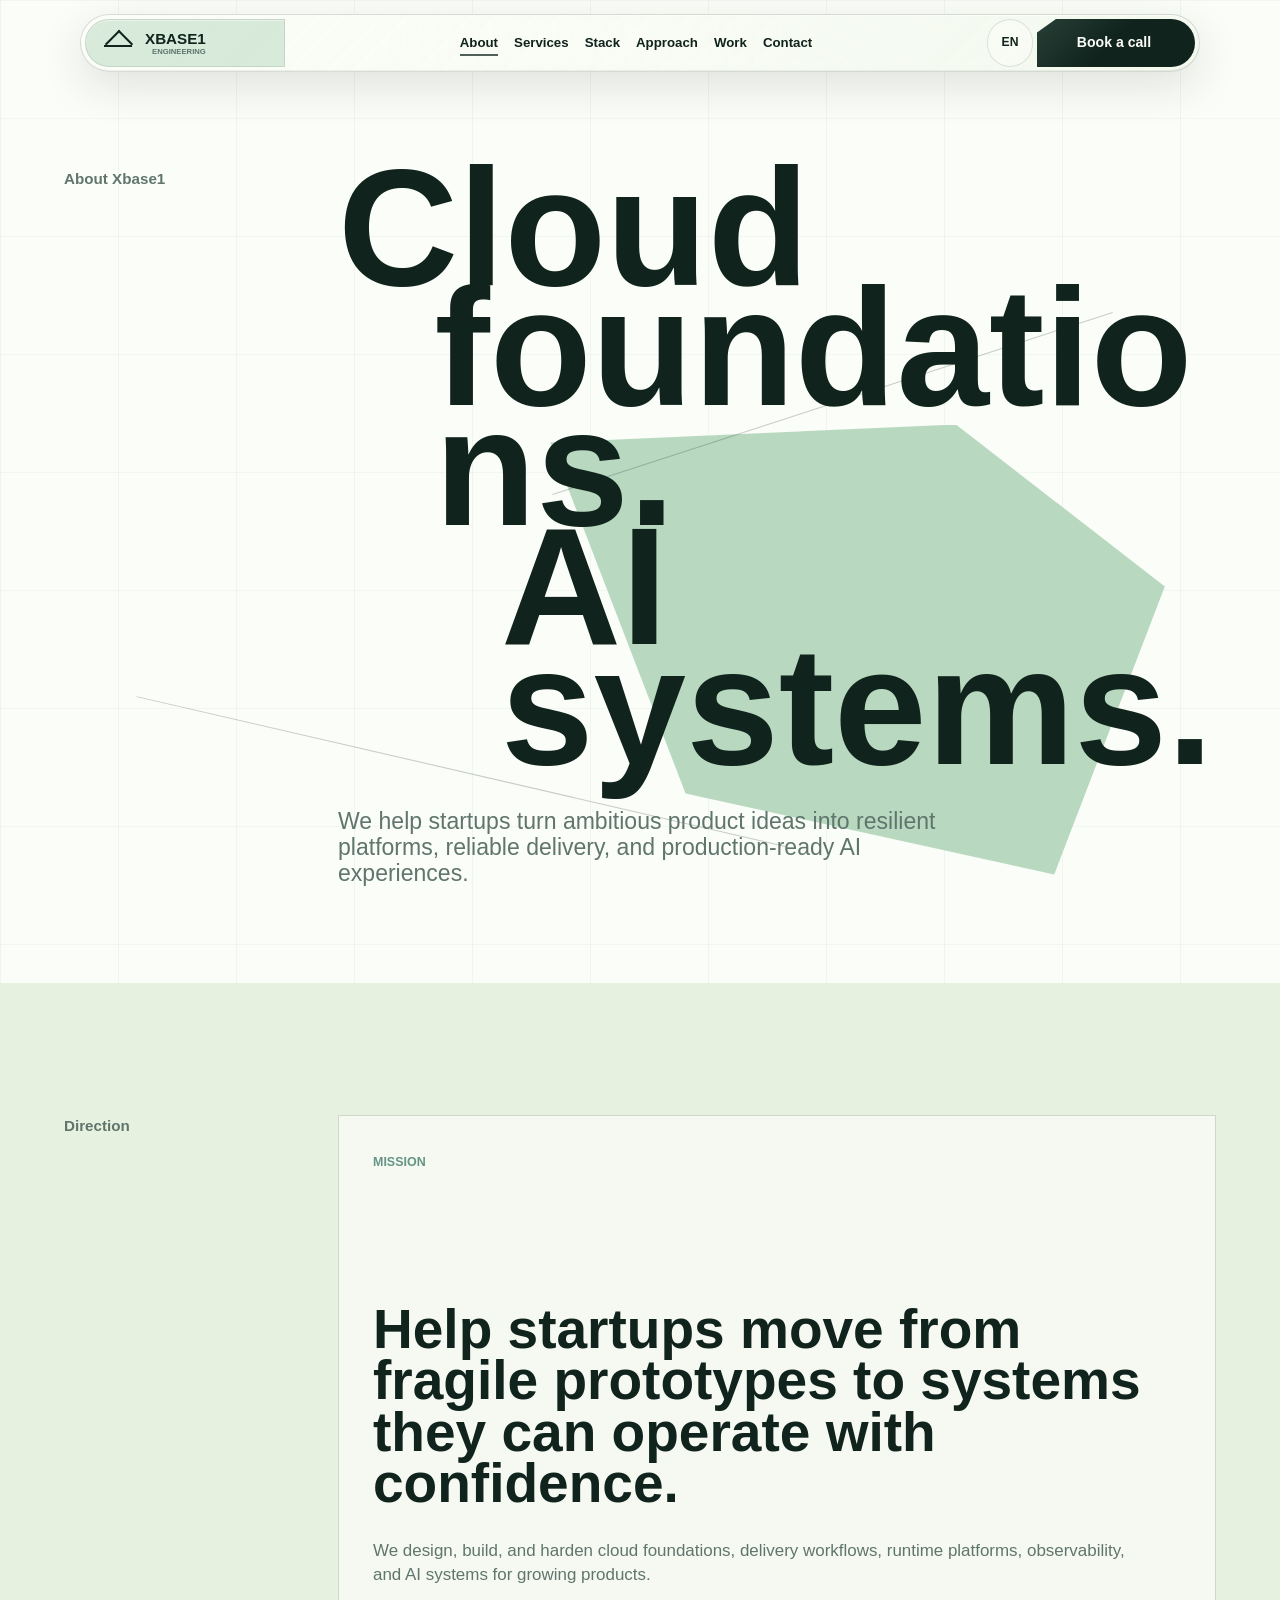
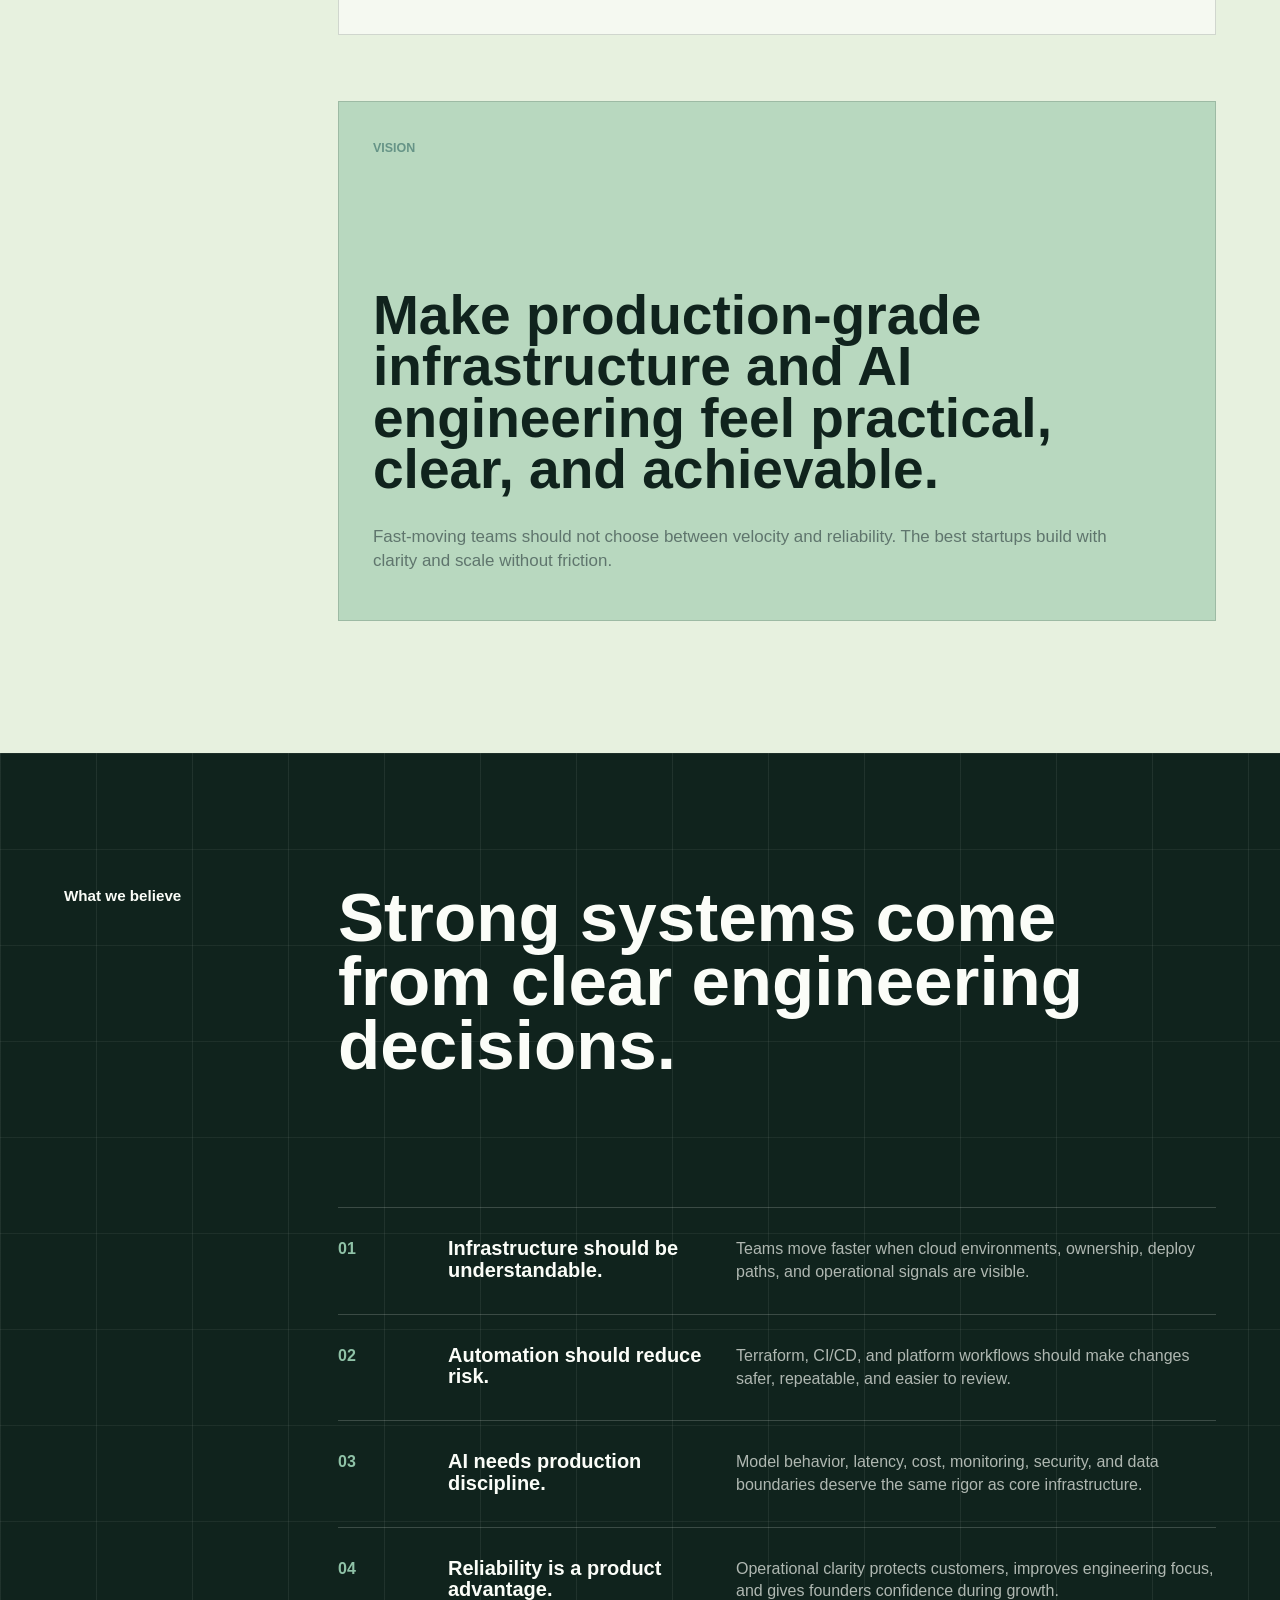
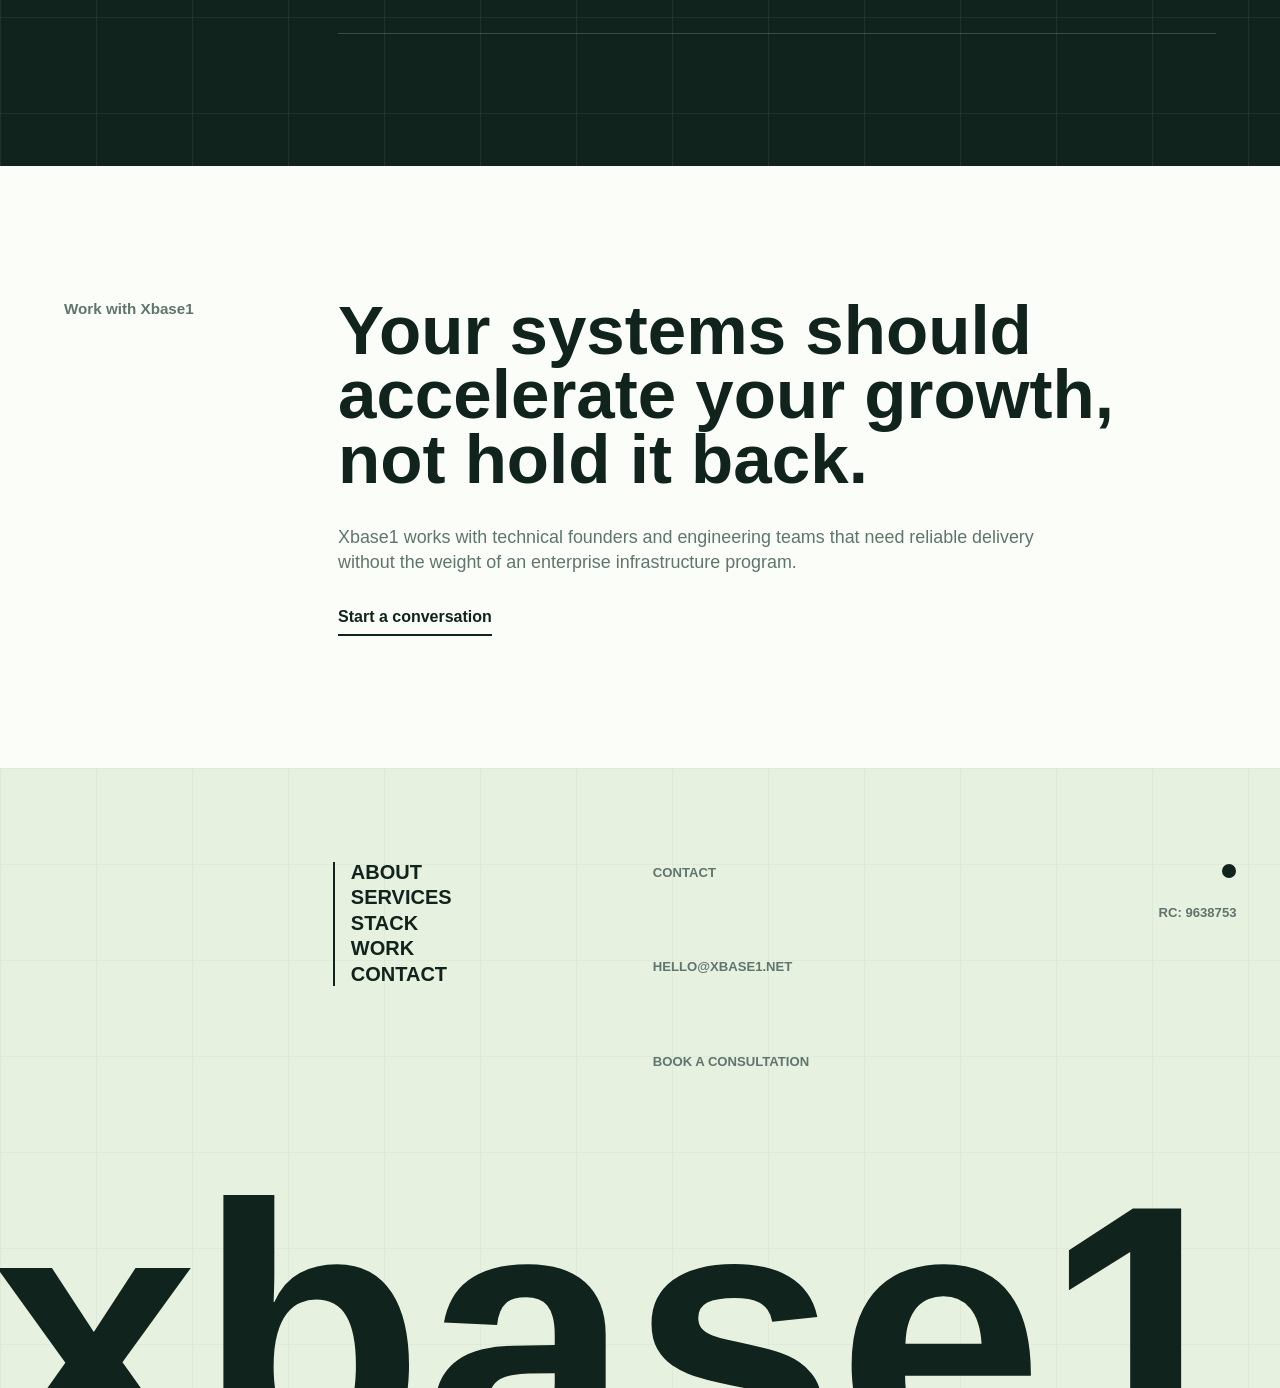
<file: about.html>
<!doctype html>
<html lang="en">
  <head>
    <meta charset="utf-8">
    <meta name="viewport" content="width=device-width, initial-scale=1">
    <title>About Xbase1 - Mission and Vision</title>
    <meta
      name="description"
      content="Learn about Xbase1's mission, vision, and engineering principles for production-grade cloud and AI systems."
    >
    <link rel="icon" href="assets/xbase1-mark.svg" type="image/svg+xml">
    <link rel="stylesheet" href="styles.css">
  </head>
  <body data-page="about">
    <a class="skip-link" href="#main">Skip to content</a>

    <header class="site-header" data-header>
      <nav class="nav-shell" aria-label="Primary navigation">
        <a class="brand" href="index.html" aria-label="Xbase1 home">
          <span class="brand-mark" aria-hidden="true"></span>
          <span class="brand-text">
            <strong>XBASE1</strong>
            <small>Engineering</small>
          </span>
        </a>

        <button class="nav-toggle" type="button" aria-expanded="false" aria-controls="site-menu" data-nav-toggle>
          <span></span>
          <span></span>
          <span class="sr-only">Menu</span>
        </button>

        <div class="nav-menu" id="site-menu" data-nav-menu>
          <a aria-current="page" href="about.html">About</a>
          <a href="index.html#services">Services</a>
          <a href="index.html#stack">Stack</a>
          <a href="index.html#approach">Approach</a>
          <a href="index.html#work">Work</a>
          <a href="contact.html">Contact</a>
        </div>

        <div class="nav-extra">
          <span>EN</span>
          <a href="contact.html">Book a call</a>
        </div>
      </nav>
    </header>

    <main id="main">
      <section class="about-page-hero">
        <div class="about-page-bg" aria-hidden="true">
          <span></span>
          <span></span>
        </div>
        <div class="section-inner about-page-hero-grid">
          <p class="section-label reveal">About Xbase1</p>
          <div class="about-page-title reveal">
            <h1>
              <span>Cloud</span>
              <span>foundations.</span>
              <span>AI systems.</span>
            </h1>
            <p>
              We help startups turn ambitious product ideas into resilient platforms, reliable
              delivery, and production-ready AI experiences.
            </p>
          </div>
        </div>
      </section>

      <section class="mission-vision-section">
        <div class="section-inner mission-vision-grid">
          <p class="section-label reveal">Direction</p>
          <article class="mission-card reveal">
            <span>Mission</span>
            <h2>Help startups move from fragile prototypes to systems they can operate with confidence.</h2>
            <p>
              We design, build, and harden cloud foundations, delivery workflows, runtime platforms,
              observability, and AI systems for growing products.
            </p>
          </article>
          <article class="vision-card reveal">
            <span>Vision</span>
            <h2>Make production-grade infrastructure and AI engineering feel practical, clear, and achievable.</h2>
            <p>
              Fast-moving teams should not choose between velocity and reliability. The best startups
              build with clarity and scale without friction.
            </p>
          </article>
        </div>
      </section>

      <section class="belief-section">
        <div class="section-inner belief-grid">
          <p class="section-label reveal">What we believe</p>
          <div class="belief-heading reveal">
            <h2>Strong systems come from clear engineering decisions.</h2>
          </div>
          <div class="belief-list">
            <article class="belief-row reveal">
              <span>01</span>
              <h3>Infrastructure should be understandable.</h3>
              <p>Teams move faster when cloud environments, ownership, deploy paths, and operational signals are visible.</p>
            </article>
            <article class="belief-row reveal">
              <span>02</span>
              <h3>Automation should reduce risk.</h3>
              <p>Terraform, CI/CD, and platform workflows should make changes safer, repeatable, and easier to review.</p>
            </article>
            <article class="belief-row reveal">
              <span>03</span>
              <h3>AI needs production discipline.</h3>
              <p>Model behavior, latency, cost, monitoring, security, and data boundaries deserve the same rigor as core infrastructure.</p>
            </article>
            <article class="belief-row reveal">
              <span>04</span>
              <h3>Reliability is a product advantage.</h3>
              <p>Operational clarity protects customers, improves engineering focus, and gives founders confidence during growth.</p>
            </article>
          </div>
        </div>
      </section>

      <section class="about-cta-section">
        <div class="section-inner about-cta-grid">
          <p class="section-label reveal">Work with Xbase1</p>
          <div class="about-cta-copy reveal">
            <h2>Your systems should accelerate your growth, not hold it back.</h2>
            <p>
              Xbase1 works with technical founders and engineering teams that need reliable delivery
              without the weight of an enterprise infrastructure program.
            </p>
            <a class="underlined-link" href="contact.html">Start a conversation</a>
          </div>
        </div>
      </section>
    </main>

    <footer class="site-footer">
      <div class="footer-canvas">
        <nav class="footer-nav" aria-label="Footer navigation">
          <a href="about.html">About</a>
          <a href="index.html#services">Services</a>
          <a href="index.html#stack">Stack</a>
          <a href="index.html#work">Work</a>
          <a href="contact.html">Contact</a>
        </nav>

        <div class="footer-contact">
          <span>Contact</span>
          <a href="mailto:hello@xbase1.net">hello@xbase1.net</a>
          <a href="contact.html">Book a consultation</a>
        </div>

        <div class="footer-location">
          <span aria-hidden="true"></span>
          <p>RC: 9638753</p>
        </div>

        <strong class="footer-wordmark" aria-hidden="true">xbase1</strong>

        <div class="footer-bottom">
        </div>
      </div>
    </footer>

    <script src="three-scroll.js"></script>
    <script src="script.js"></script>
  </body>
</html>
</file>
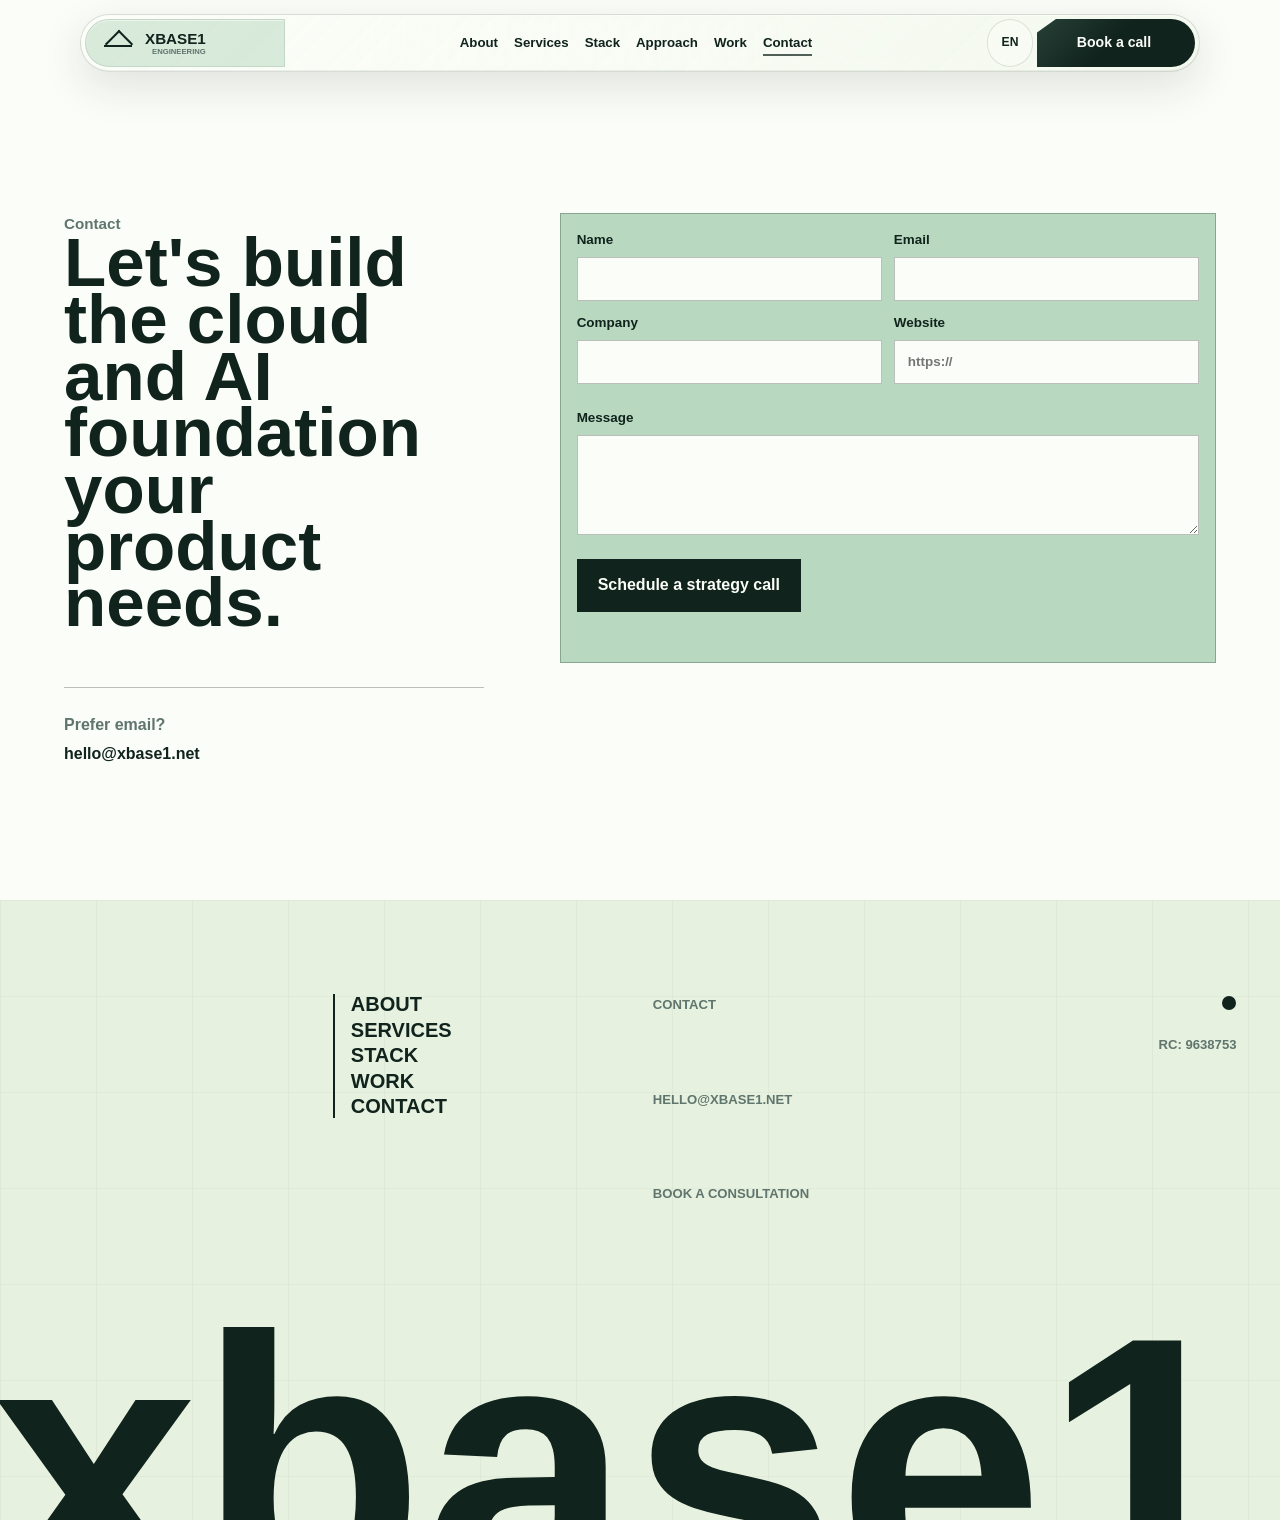
<file: contact.html>
<!doctype html>
<html lang="en">
  <head>
    <meta charset="utf-8">
    <meta name="viewport" content="width=device-width, initial-scale=1">
    <title>Contact Xbase1 - Build reliable systems</title>
    <meta
      name="description"
      content="Talk to Xbase1 about cloud architecture, AI deployment, infrastructure risks, or your production roadmap."
    >
    <link rel="icon" href="assets/xbase1-mark.svg" type="image/svg+xml">
    <link rel="stylesheet" href="styles.css">
  </head>
  <body data-page="contact">
    <a class="skip-link" href="#main">Skip to content</a>

    <header class="site-header" data-header>
      <nav class="nav-shell" aria-label="Primary navigation">
        <a class="brand" href="index.html" aria-label="Xbase1 home">
          <span class="brand-mark" aria-hidden="true"></span>
          <span class="brand-text">
            <strong>XBASE1</strong>
            <small>Engineering</small>
          </span>
        </a>

        <button class="nav-toggle" type="button" aria-expanded="false" aria-controls="site-menu" data-nav-toggle>
          <span></span>
          <span></span>
          <span class="sr-only">Menu</span>
        </button>

        <div class="nav-menu" id="site-menu" data-nav-menu>
          <a href="about.html">About</a>
          <a href="index.html#services">Services</a>
          <a href="index.html#stack">Stack</a>
          <a href="index.html#approach">Approach</a>
          <a href="index.html#work">Work</a>
          <a aria-current="page" href="contact.html">Contact</a>
        </div>

        <div class="nav-extra">
          <span>EN</span>
          <a href="contact.html">Book a call</a>
        </div>
      </nav>
    </header>

    <main id="main">
      <section class="contact-hero no-scroll-lock">
        <div class="section-inner contact-grid">
          <div class="contact-copy reveal">
            <p class="eyebrow">Contact</p>
            <h1>Let's build the cloud and AI foundation your product needs.</h1>
            <div class="contact-note">
              <span>Prefer email?</span>
              <a href="mailto:hello@xbase1.net">hello@xbase1.net</a>
            </div>
          </div>

          <form class="contact-form reveal" data-contact-form>
            <div class="form-grid">
              <label>
                <span>Name</span>
                <input name="name" type="text" autocomplete="name" required>
              </label>
              <label>
                <span>Email</span>
                <input name="email" type="email" autocomplete="email" required>
              </label>
              <label>
                <span>Company</span>
                <input name="company" type="text" autocomplete="organization">
              </label>
              <label>
                <span>Website</span>
                <input name="website" type="url" autocomplete="url" placeholder="https://">
              </label>
            </div>

            <!-- Removed 'What do you need help with?' and 'Project stage' per request -->

            <label>
              <span>Message</span>
              <textarea name="message" rows="3" required></textarea>
            </label>

            <button class="button button-primary form-submit" type="submit">Schedule a strategy call</button>
            <p class="form-status" data-form-status role="status" aria-live="polite"></p>
          </form>
        </div>
      </section>
    </main>

    <footer class="site-footer">
      <div class="footer-canvas">
        <nav class="footer-nav" aria-label="Footer navigation">
          <a href="about.html">About</a>
          <a href="index.html#services">Services</a>
          <a href="index.html#stack">Stack</a>
          <a href="index.html#work">Work</a>
          <a href="contact.html">Contact</a>
        </nav>

        <div class="footer-contact">
          <span>Contact</span>
          <a href="mailto:hello@xbase1.net">hello@xbase1.net</a>
          <a href="contact.html">Book a consultation</a>
        </div>

        <div class="footer-location">
          <span aria-hidden="true"></span>
          <p>RC: 9638753</p>
        </div>

        <strong class="footer-wordmark" aria-hidden="true">xbase1</strong>

        <div class="footer-bottom">
        </div>
      </div>
    </footer>

    <script src="three-scroll.js"></script>
    <script src="script.js"></script>
  </body>
</html>
</file>
<file: styles.css>
:root {
  --xbase-dark-green: #669487;
  --xbase-green: #8fc2a7;
  --xbase-soft-green: #b8d8bf;
  --xbase-mist: #e7f1df;
  --xbase-ink: #10231d;
  --xbase-muted: #5f756d;
  --xbase-paper: #fbfdf8;
  --xbase-soft: #e7f1df;
  --xbase-line: rgba(16, 35, 29, 0.16);
  --xbase-line-strong: rgba(16, 35, 29, 0.28);
  --xbase-gray: #b8d8bf;
  --xbase-gray-dark: #8fc2a7;
  --xbase-deep-green: #669487;
  --xbase-accent: #8fc2a7;
  --ease-out: cubic-bezier(0.22, 1, 0.36, 1);
  --font-body: "Forma DJR", "Inter", "Helvetica Neue", Arial, sans-serif;
  --scroll-progress: 0;
  --hero-scroll: 0;
  --scroll-px: 0px;
  --scroll-a: 0px;
  --scroll-b: 0px;
  --section-a: 0px;
  --section-b: 0px;
  --hero-bg-x: 0px;
  --hero-bg-y: 0px;
  --hero-bg-x2: 0px;
  --hero-bg-y2: 0px;
  --hero-terrain-x-neg: 0px;
  --hero-terrain-x-pos: 0px;
  --hero-terrain-y-large: 0px;
  --hero-terrain-y-mid: 0px;
  --hero-fog-x: 0px;
  --hero-fog-y: 0px;
  --hero-fog2-x: 0px;
  --hero-fog2-y: 0px;
  --solutions-a: 0px;
  --solutions-b: 0px;
  --solution-field-x: 0px;
  --solution-shape-x: 0px;
  --solution-shape-y: 0px;
  --solution-branch-x: 0px;
  --solution-branch-y: 0px;
  --stack-a: 0px;
  --stack-b: 0px;
  --stack-line-a: 0px;
  --stack-line-b: 0px;
  --stack-line-c: 0px;
  --fit-a: 0px;
  --fit-b: 0px;
  --work-a: 0px;
  --work-b: 0px;
  --ready-a: 0px;
  --ready-b: 0px;
  --cta-a: 0px;
  --cta-b: 0px;
  --cta-shape-x: 0px;
  --cta-shape-y: 0px;
}

* {
  box-sizing: border-box;
}

html {
  scroll-behavior: smooth;
}

body {
  margin: 0;
  color: var(--xbase-ink);
  background:
    linear-gradient(90deg, rgba(16, 35, 29, 0.035) 1px, transparent 1px),
    linear-gradient(180deg, rgba(16, 35, 29, 0.035) 1px, transparent 1px),
    var(--xbase-mist);
  background-size: 88px 88px;
  background-position:
    var(--scroll-a) var(--scroll-b),
    var(--scroll-b) var(--scroll-a),
    0 0;
  font-family: var(--font-body);
  font-size: 16px;
  line-height: 1.42;
  letter-spacing: 0;
  text-rendering: optimizeLegibility;
  -webkit-font-smoothing: antialiased;
}

body.is-nav-open {
  overflow: hidden;
}

img,
svg {
  display: block;
  max-width: 100%;
}

a {
  color: inherit;
  text-decoration: none;
}

section[id] {
  scroll-margin-top: 104px;
}

button,
input,
select,
textarea {
  font: inherit;
}

button {
  border: 0;
}

input,
select,
textarea {
  min-width: 0;
}

a:focus-visible,
button:focus-visible,
input:focus-visible,
select:focus-visible,
textarea:focus-visible {
  outline: 2px solid var(--xbase-deep-green);
  outline-offset: 4px;
}

::selection {
  color: var(--xbase-paper);
  background: var(--xbase-ink);
}

.skip-link {
  position: fixed;
  top: 12px;
  left: 12px;
  z-index: 1000;
  padding: 10px 14px;
  color: var(--xbase-paper);
  background: var(--xbase-ink);
  transform: translateY(-160%);
  transition: transform 180ms ease;
}

.skip-link:focus {
  transform: translateY(0);
}

.sr-only {
  position: absolute;
  width: 1px;
  height: 1px;
  padding: 0;
  margin: -1px;
  overflow: hidden;
  clip: rect(0, 0, 0, 0);
  white-space: nowrap;
  border: 0;
}

.section-inner {
  width: min(100% - 10vw, 1680px);
  margin-inline: auto;
}

.site-header {
  position: fixed;
  top: 14px;
  left: 0;
  z-index: 100;
  width: 100%;
  color: var(--xbase-ink);
  padding: 0 24px;
  pointer-events: none;
}

.nav-shell {
  position: relative;
  display: grid;
  grid-template-columns: 200px minmax(0, 1fr) 208px;
  align-items: center;
  width: min(100%, 1120px);
  min-height: 58px;
  margin-inline: auto;
  padding: 4px;
  overflow: visible;
  pointer-events: auto;
  background:
    linear-gradient(135deg, rgba(251, 253, 248, 0.74), rgba(231, 241, 223, 0.38)),
    rgba(251, 253, 248, 0.58);
  border: 1px solid rgba(16, 35, 29, 0.15);
  border-radius: 999px;
  box-shadow:
    0 14px 44px rgba(16, 35, 29, 0.12),
    inset 0 1px 0 rgba(251, 253, 248, 0.92),
    inset 0 -1px 0 rgba(16, 35, 29, 0.06);
  -webkit-backdrop-filter: blur(24px) saturate(1.22);
  backdrop-filter: blur(24px) saturate(1.22);
}

.nav-shell::before {
  position: absolute;
  inset: 5px 36% 5px 24%;
  content: "";
  pointer-events: none;
  background: linear-gradient(90deg, transparent, rgba(251, 253, 248, 0.52), transparent);
  border-radius: inherit;
  opacity: 0.68;
}

.brand {
  position: relative;
  z-index: 1;
  display: flex;
  align-items: center;
  gap: 10px;
  min-width: 0;
  min-height: 48px;
  padding: 0 16px 0 15px;
  background: rgba(184, 216, 191, 0.52);
  border: 1px solid rgba(16, 35, 29, 0.1);
  border-radius: 999px 16px 16px 999px;
  box-shadow: inset 0 1px 0 rgba(251, 253, 248, 0.56);
  transition: background 180ms ease, transform 180ms var(--ease-out);
}

.brand:hover,
.brand:focus-visible {
  background: rgba(143, 194, 167, 0.58);
  transform: translateX(2px);
}

.brand-mark {
  position: relative;
  width: 34px;
  height: 25px;
  flex: 0 0 auto;
}

.brand-mark::before,
.brand-mark::after {
  position: absolute;
  content: "";
}

.brand-mark::before {
  left: 3px;
  top: 14px;
  width: 28px;
  height: 2px;
  background: var(--xbase-ink);
}

.brand-mark::after {
  left: 8px;
  top: 3px;
  width: 18px;
  height: 18px;
  border-top: 2px solid var(--xbase-ink);
  border-left: 2px solid var(--xbase-ink);
  transform: rotate(45deg);
}

.brand-text {
  display: grid;
  gap: 2px;
  line-height: 1;
  text-transform: uppercase;
}

.brand-text strong {
  font-size: 0.95rem;
  font-weight: 650;
}

.brand-text small {
  color: var(--xbase-muted);
  font-size: 0.48rem;
  font-weight: 700;
  text-align: right;
}

.nav-menu {
  position: relative;
  z-index: 1;
  display: flex;
  align-items: center;
  justify-content: center;
  gap: clamp(12px, 1.25vw, 24px);
  min-width: 0;
  color: var(--xbase-ink);
  font-size: 0.83rem;
  font-weight: 650;
}

.nav-menu a {
  position: relative;
  padding: 8px 0;
  white-space: nowrap;
}

.nav-menu a::after,
.underlined-link::after {
  display: block;
  width: 100%;
  height: 2px;
  margin-top: 5px;
  content: "";
  background: currentColor;
  transform: scaleX(1);
  transform-origin: left;
  transition: transform 240ms var(--ease-out);
}

.nav-menu a::after {
  position: absolute;
  left: 0;
  bottom: 4px;
  margin-top: 0;
  transform: scaleX(0);
  opacity: 0.72;
}

.nav-menu a:hover::after,
.nav-menu a:focus-visible::after,
.nav-menu a[aria-current="page"]::after {
  transform: scaleX(1);
}

.underlined-link:hover::after,
.underlined-link:focus-visible::after {
  transform: scaleX(0.52);
}

.nav-menu .nav-cta {
  display: none;
}

.nav-extra {
  position: relative;
  z-index: 1;
  display: grid;
  grid-template-columns: 46px minmax(0, 1fr);
  align-items: stretch;
  min-height: 48px;
  gap: 4px;
}

.nav-extra span,
.nav-extra a {
  display: flex;
  align-items: center;
  justify-content: center;
}

.nav-extra span {
  font-size: 0.76rem;
  font-weight: 650;
  background: rgba(251, 253, 248, 0.44);
  border: 1px solid rgba(16, 35, 29, 0.12);
  border-radius: 999px;
}

.nav-extra a {
  color: var(--xbase-paper);
  padding-inline: 18px 22px;
  background:
    linear-gradient(135deg, rgba(143, 194, 167, 0.18), transparent 48%),
    var(--xbase-ink);
  border-radius: 14px 999px 999px 14px;
  clip-path: polygon(12% 0, 100% 0, 100% 100%, 0 100%, 0 28%);
  font-size: 0.88rem;
  font-weight: 650;
  white-space: nowrap;
  transition: background 180ms ease, color 180ms ease, transform 180ms var(--ease-out);
}

.nav-extra a:hover,
.nav-extra a:focus-visible {
  color: var(--xbase-ink);
  background:
    linear-gradient(135deg, rgba(251, 253, 248, 0.28), transparent 50%),
    var(--xbase-green);
  transform: translateX(-2px);
}

.nav-toggle {
  position: relative;
  z-index: 1;
  display: none;
  width: 40px;
  height: 40px;
  align-self: center;
  justify-self: end;
  margin-right: 4px;
  color: var(--xbase-ink);
  background: rgba(251, 253, 248, 0.4);
  border: 1px solid rgba(16, 35, 29, 0.18);
  border-radius: 999px;
}

.nav-toggle span:not(.sr-only) {
  display: block;
  width: 20px;
  height: 2px;
  margin: 5px auto;
  background: currentColor;
  transition: transform 180ms ease;
}

.is-nav-open .nav-toggle span:first-child {
  transform: translateY(4px) rotate(45deg);
}

.is-nav-open .nav-toggle span:nth-child(2) {
  transform: translateY(-3px) rotate(-45deg);
}

.hero {
  position: relative;
  min-height: 100svh;
  padding-top: 60px;
  overflow: hidden;
  background:
    linear-gradient(90deg, rgba(102, 148, 135, 0.08) 1px, transparent 1px),
    linear-gradient(180deg, rgba(102, 148, 135, 0.06) 1px, transparent 1px),
    var(--xbase-paper);
  background-size: 128px 128px;
  background-position:
    var(--hero-bg-x) var(--hero-bg-y),
    var(--hero-bg-x2) var(--hero-bg-y2),
    0 0;
  isolation: isolate;
}

.terrain-stage {
  position: absolute;
  inset: 60px 0 0;
  z-index: -1;
  overflow: hidden;
  background:
    radial-gradient(circle at 75% 52%, rgba(143, 194, 167, 0.26), transparent 26%),
    linear-gradient(180deg, rgba(251, 253, 248, 0.72), rgba(231, 241, 223, 0.76));
}

.terrain-layer {
  position: absolute;
  z-index: 1;
  left: -8vw;
  width: 116vw;
  height: 82%;
  background-image: url("assets/xbase1-terrain.svg");
  background-repeat: repeat-x;
  background-size: auto 100%;
  filter: saturate(1.08) contrast(1.04);
  opacity: 0.95;
  will-change: transform;
}

.terrain-back {
  top: 10%;
  opacity: 0.34;
  transform: scale(1.08);
  animation: terrain-drift-back 18s ease-in-out infinite alternate;
}

.terrain-front {
  top: 16%;
  opacity: 0.78;
  animation: terrain-drift-front 14s ease-in-out infinite alternate;
}

.three-scroll-scene {
  position: fixed;
  inset: 0;
  z-index: 1;
  display: block;
  width: 100vw;
  height: 100vh;
  opacity: 0.2;
  pointer-events: none;
  filter: saturate(1.1) contrast(0.96);
  will-change: opacity;
}

.fog-band {
  position: absolute;
  z-index: 3;
  left: -16vw;
  width: 132vw;
  height: 28%;
  border-radius: 50%;
  background: rgba(251, 253, 248, 0.86);
  filter: blur(20px);
  will-change: transform;
}

.fog-one {
  bottom: 5%;
  animation: fog-drift-one 18s ease-in-out infinite alternate;
}

.fog-two {
  bottom: 18%;
  opacity: 0.76;
  animation: fog-drift-two 22s ease-in-out infinite alternate;
}

.terrain-point {
  position: absolute;
  z-index: 4;
  right: 19.8vw;
  top: 45%;
  width: 9px;
  height: 9px;
  background: var(--xbase-green);
  border-radius: 50%;
  box-shadow: 0 0 0 0 rgba(143, 194, 167, 0.55);
  animation: terrain-point-pulse 1.8s ease-in-out infinite;
}

@keyframes terrain-point-pulse {
  70% {
    box-shadow: 0 0 0 18px rgba(143, 194, 167, 0);
  }

  100% {
    box-shadow: 0 0 0 0 rgba(143, 194, 167, 0);
  }
}

@keyframes terrain-drift-front {
  from {
    transform: translate3d(calc(-2.4vw + var(--hero-terrain-x-neg)), var(--hero-terrain-y-large), 0) scale(1);
  }

  to {
    transform: translate3d(calc(2.6vw + var(--hero-terrain-x-neg)), calc(-1.4vw + var(--hero-terrain-y-large)), 0) scale(1.02);
  }
}

@keyframes terrain-drift-back {
  from {
    transform: translate3d(calc(2vw + var(--hero-terrain-x-pos)), var(--hero-terrain-y-mid), 0) scale(1.08);
  }

  to {
    transform: translate3d(calc(-2vw + var(--hero-terrain-x-pos)), calc(0.8vw + var(--hero-terrain-y-mid)), 0) scale(1.1);
  }
}

@keyframes fog-drift-one {
  from {
    transform: translate3d(calc(-3vw + var(--hero-fog-x)), calc(1vw + var(--hero-fog-y)), 0);
  }

  to {
    transform: translate3d(calc(4vw + var(--hero-fog-x)), calc(-1vw + var(--hero-fog-y)), 0);
  }
}

@keyframes fog-drift-two {
  from {
    transform: translate3d(calc(3vw + var(--hero-fog2-x)), calc(-0.5vw + var(--hero-fog2-y)), 0);
  }

  to {
    transform: translate3d(calc(-4vw + var(--hero-fog2-x)), calc(0.8vw + var(--hero-fog2-y)), 0);
  }
}

.hero-inner {
  position: relative;
  display: grid;
  grid-template-columns: minmax(0, 1fr) 420px;
  align-items: end;
  min-height: calc(100svh - 60px);
  padding: clamp(46px, 5.6vh, 78px) 5vw clamp(48px, 5.4vw, 82px) 10.6vw;
}

.hero::after {
  position: absolute;
  top: 86px;
  right: 5vw;
  width: min(45vw, 620px);
  height: 1px;
  content: "";
  background:
    linear-gradient(90deg, transparent, rgba(102, 148, 135, 0.7), transparent);
  transform: translateX(var(--hero-terrain-x-pos));
  opacity: 0.75;
}

.eyebrow,
.section-label {
  margin: 0;
  color: var(--xbase-muted);
  font-size: 0.95rem;
  font-weight: 600;
}

.hero-title .eyebrow {
  max-width: 440px;
  margin: 0 0 34px;
  color: rgba(16, 35, 29, 0.54);
}

h1,
h2,
h3,
p {
  overflow-wrap: anywhere;
}

h1,
h2,
h3 {
  margin: 0;
  color: var(--xbase-ink);
  font-weight: 650;
  letter-spacing: 0;
}

h1 {
  font-size: clamp(6.4rem, 13vw, 16.6rem);
  line-height: 0.72;
}

h1 span {
  display: block;
}

h1 span:nth-child(2) {
  margin-left: 0.58em;
}

h1 span:nth-child(3) {
  margin-left: 0.98em;
}

h2 {
  font-size: clamp(3.1rem, 5.4vw, 7.3rem);
  line-height: 0.93;
}

h3 {
  font-size: clamp(1.25rem, 1.4vw, 1.9rem);
  line-height: 1.08;
}

.hero-copy {
  align-self: end;
  padding-bottom: clamp(18px, 2.4vw, 44px);
}

.hero-copy p {
  max-width: 390px;
  margin: 0 0 30px;
  color: var(--xbase-ink);
  font-size: clamp(1.35rem, 1.7vw, 2.15rem);
  line-height: 1.08;
}

.hero-workflow {
  position: relative;
  display: grid;
  grid-template-columns: repeat(6, minmax(0, 1fr));
  gap: 0;
  width: min(620px, 50vw);
  margin-top: 32px;
  padding-top: 18px;
  border-top: 1px solid rgba(16, 35, 29, 0.24);
}

.hero-workflow::before {
  position: absolute;
  top: -1px;
  left: 0;
  width: 22%;
  height: 2px;
  content: "";
  background: var(--xbase-dark-green);
  animation: workflow-line 6.8s linear infinite;
}

.hero-workflow span {
  position: relative;
  min-width: 0;
  padding-right: 12px;
  color: var(--xbase-muted);
  font-size: 0.74rem;
  font-weight: 800;
  text-transform: uppercase;
  transition: color 260ms ease, transform 260ms var(--ease-out);
}

.hero-workflow span::before {
  display: block;
  width: 10px;
  height: 10px;
  margin-bottom: 12px;
  content: "";
  background: var(--xbase-soft-green);
  border: 1px solid rgba(16, 35, 29, 0.18);
  transition: background 260ms ease, transform 260ms var(--ease-out);
}

.hero-workflow span.is-active {
  color: var(--xbase-ink);
  transform: translateY(-4px);
}

.hero-workflow span.is-active::before {
  background: var(--xbase-dark-green);
  transform: scale(1.35);
}

@keyframes workflow-line {
  from {
    transform: translateX(0);
  }

  to {
    transform: translateX(355%);
  }
}

.underlined-link {
  display: inline-block;
  width: fit-content;
  color: var(--xbase-ink);
  font-weight: 650;
}

.scroll-cue {
  position: absolute;
  left: 5vw;
  bottom: 46px;
  color: rgba(16, 35, 29, 0.18);
  font-size: 1.05rem;
  font-weight: 650;
}

.about-section,
.approach-section,
.insights-section {
  padding: 118px 0;
  background:
    linear-gradient(90deg, rgba(102, 148, 135, 0.045) 1px, transparent 1px),
    linear-gradient(180deg, rgba(102, 148, 135, 0.04) 1px, transparent 1px),
    var(--xbase-paper);
  background-size: 116px 116px;
  background-position:
    var(--section-a) var(--section-b),
    var(--section-b) var(--section-a),
    0 0;
}

.about-grid,
.approach-grid,
.work-grid,
.insights-grid {
  display: grid;
  grid-template-columns: 220px minmax(0, 1fr);
  gap: 54px;
}

.about-copy,
.approach-copy,
.work-heading,
.insights-grid > h2,
.insight-copy {
  min-width: 0;
}

.about-copy h2 {
  max-width: 980px;
  font-size: clamp(2.5rem, 4.5vw, 6.3rem);
}

.about-copy p {
  max-width: 720px;
  margin: 32px 0 28px;
  color: var(--xbase-muted);
  font-size: 1.04rem;
}

.metric-strip {
  grid-column: 2;
  display: grid;
  grid-template-columns: repeat(5, minmax(0, 1fr));
  margin: 74px 0 0;
  border-top: 1px solid var(--xbase-line);
  border-bottom: 1px solid var(--xbase-line);
}

.metric-strip div {
  min-width: 0;
  padding: 24px 22px 26px 0;
}

.metric-strip div + div {
  padding-left: 22px;
  border-left: 1px solid var(--xbase-line);
}

.metric-strip dt {
  color: var(--xbase-ink);
  font-size: 1.16rem;
  font-weight: 650;
}

.metric-strip dd {
  margin: 6px 0 0;
  color: var(--xbase-muted);
}

.capability-band {
  position: relative;
  display: flex;
  gap: 64px;
  overflow: hidden;
  padding: 22px 0;
  color: var(--xbase-paper);
  background: var(--xbase-ink);
  border-block: 1px solid rgba(251, 253, 248, 0.16);
}

.capability-band::before,
.capability-band::after {
  position: absolute;
  top: 0;
  z-index: 2;
  width: 16vw;
  height: 100%;
  content: "";
  pointer-events: none;
}

.capability-band::before {
  left: 0;
  background: linear-gradient(90deg, var(--xbase-ink), transparent);
}

.capability-band::after {
  right: 0;
  background: linear-gradient(270deg, var(--xbase-ink), transparent);
}

.capability-marquee {
  display: flex;
  flex: 0 0 auto;
  gap: 64px;
  width: max-content;
  min-width: max-content;
  animation: capability-move 38s linear infinite;
}

.capability-marquee-alt {
  animation-delay: 0s;
}

.capability-item {
  display: inline-flex;
  align-items: center;
  gap: 0.75rem;
  color: rgba(251, 253, 248, 0.82);
  font-size: clamp(1.05rem, 1.45vw, 1.75rem);
  font-weight: 650;
  white-space: nowrap;
}

.capability-icon {
  width: 1.25em;
  height: 1.25em;
  flex-shrink: 0;
  fill: currentColor;
  stroke: currentColor;
  opacity: 0.92;
}

@keyframes capability-move {
  from {
    transform: translateX(0);
  }

  to {
    transform: translateX(calc(-100% - 64px));
  }
}

.solutions-section {
  position: relative;
  min-height: 600svh;
  overflow: visible;
  isolation: isolate;
  background:
    linear-gradient(90deg, rgba(16, 35, 29, 0.06) 1px, transparent 1px),
    linear-gradient(180deg, rgba(16, 35, 29, 0.05) 1px, transparent 1px),
    var(--xbase-soft-green);
  background-size: 96px 96px;
  background-position:
    var(--solutions-a) var(--solutions-b),
    var(--solutions-b) var(--solutions-a),
    0 0;
}

.solution-tabs {
  position: absolute;
  top: clamp(142px, 18vh, 196px);
  left: 5vw;
  z-index: 6;
  display: grid;
  gap: 18px;
  width: 230px;
  --solution-list-progress: 0;
}

.solution-tabs::before,
.solution-tabs::after {
  position: absolute;
  left: 4px;
  top: 0.76em;
  bottom: 0.76em;
  width: 1px;
  content: "";
  background: rgba(16, 35, 29, 0.16);
}

.solution-tabs::after {
  bottom: auto;
  height: calc(var(--solution-list-progress) * 100%);
  background: var(--xbase-ink);
  transform-origin: top;
}

.solution-tab {
  position: relative;
  z-index: 1;
  display: block;
  width: fit-content;
  padding: 0 0 0 26px;
  color: rgba(16, 35, 29, 0.48);
  text-align: left;
  background: transparent;
  cursor: pointer;
  font-weight: 650;
  transition: color 180ms ease, transform 180ms var(--ease-out);
}

.solution-tab::before {
  position: absolute;
  left: 0;
  top: 0.5em;
  width: 10px;
  height: 10px;
  content: "";
  background: currentColor;
  transform: scale(0.42);
  transform-origin: center;
  transition: transform 260ms var(--ease-out), background 260ms ease, opacity 260ms ease;
  opacity: 0.46;
}

.solution-tab:hover,
.solution-tab:focus-visible,
.solution-tab.is-active {
  color: var(--xbase-ink);
  transform: translateX(4px);
}

.solution-tab.is-active::before {
  transform: scale(1);
  opacity: 1;
}

.solution-tab.is-passed {
  color: rgba(16, 35, 29, 0.72);
}

.solution-tab.is-passed::before {
  transform: scale(0.72);
  opacity: 0.82;
}

.solution-scene {
  position: sticky;
  top: 0;
  min-height: 760px;
  height: 100svh;
  overflow: hidden;
  isolation: isolate;
}

.solution-scene::before {
  position: absolute;
  inset: 0;
  z-index: -2;
  content: "";
  background:
    linear-gradient(112deg, transparent 0 33%, rgba(251, 253, 248, 0.28) 33% 45%, transparent 45% 100%),
    linear-gradient(248deg, transparent 0 54%, rgba(102, 148, 135, 0.18) 54% 64%, transparent 64% 100%);
  animation: solution-field-drift 12s ease-in-out infinite alternate;
}

.solution-cube-gallery {
  position: absolute;
  left: 27vw;
  top: 13.5vh;
  z-index: 3;
  width: min(44vw, 680px);
  height: min(64vh, 620px);
  min-height: 460px;
  perspective: 1700px;
  pointer-events: none;
}

.solution-cube-stage {
  --cube-size: min(34vw, 480px);
  position: absolute;
  left: 50%;
  top: 48%;
  width: var(--cube-size);
  height: var(--cube-size);
  transform: translate3d(-50%, -50%, 0) rotateZ(-1deg);
  transform-style: preserve-3d;
  perspective: 1800px;
}

.solution-cube {
  position: relative;
  width: 100%;
  height: 100%;
  transform:
    rotateX(var(--cube-rotate-x, -12deg))
    rotateY(var(--cube-rotate-y, -18deg))
    rotateZ(var(--cube-rotate-z, 0deg));
  transform-style: preserve-3d;
  transition: transform 220ms linear;
  will-change: transform;
}

.solution-cube-face {
  position: absolute;
  inset: 0;
  display: grid;
  grid-template-rows: auto auto 1fr auto;
  gap: clamp(16px, 2vw, 30px);
  padding: clamp(24px, 3vw, 46px);
  overflow: hidden;
  color: var(--xbase-ink);
  background:
    linear-gradient(135deg, rgba(251, 253, 248, 0.92), rgba(231, 241, 223, 0.74)),
    var(--xbase-paper);
  border: 1px solid rgba(16, 35, 29, 0.18);
  box-shadow:
    inset 0 1px 0 rgba(251, 253, 248, 0.9),
    0 26px 80px rgba(16, 35, 29, 0.18);
  backface-visibility: hidden;
}

.solution-cube-face::before,
.solution-cube-face::after {
  position: absolute;
  left: clamp(22px, 2.6vw, 42px);
  right: clamp(22px, 2.6vw, 42px);
  height: 1px;
  content: "";
  background: rgba(16, 35, 29, 0.28);
}

.solution-cube-face::before {
  top: clamp(22px, 2.6vw, 42px);
}

.solution-cube-face::after {
  bottom: clamp(22px, 2.6vw, 42px);
}

.solution-cube-face-front {
  transform: translateZ(calc(var(--cube-size) / 2));
}

.solution-cube-face-right {
  background:
    linear-gradient(135deg, rgba(143, 194, 167, 0.94), rgba(102, 148, 135, 0.72)),
    var(--xbase-green);
  transform: rotateY(90deg) translateZ(calc(var(--cube-size) / 2));
}

.solution-cube-face-back {
  color: var(--xbase-paper);
  background:
    linear-gradient(135deg, rgba(16, 35, 29, 0.94), rgba(102, 148, 135, 0.88)),
    var(--xbase-ink);
  transform: rotateY(180deg) translateZ(calc(var(--cube-size) / 2));
}

.solution-cube-face-left {
  background:
    linear-gradient(135deg, rgba(184, 216, 191, 0.98), rgba(251, 253, 248, 0.72)),
    var(--xbase-soft-green);
  transform: rotateY(-90deg) translateZ(calc(var(--cube-size) / 2));
}

.solution-cube-face-top {
  background:
    linear-gradient(135deg, rgba(231, 241, 223, 0.9), rgba(143, 194, 167, 0.62)),
    var(--xbase-mist);
  transform: rotateX(90deg) translateZ(calc(var(--cube-size) / 2));
}

.solution-cube-face-bottom {
  color: var(--xbase-paper);
  background:
    linear-gradient(135deg, rgba(102, 148, 135, 0.92), rgba(16, 35, 29, 0.82)),
    var(--xbase-dark-green);
  transform: rotateX(-90deg) translateZ(calc(var(--cube-size) / 2));
}

.cube-face-kicker {
  position: relative;
  z-index: 1;
  align-self: start;
  font-size: clamp(3rem, 6vw, 6.2rem);
  font-weight: 850;
  line-height: 0.76;
}

.solution-cube-face strong {
  position: relative;
  z-index: 1;
  max-width: 76%;
  font-size: clamp(1rem, 1.9vw, 2.4rem);
  font-style: italic;
  font-weight: 850;
  line-height: 0.93;
  text-transform: uppercase;
}

.solution-cube-face p {
  position: relative;
  z-index: 1;
  align-self: end;
  max-width: 78%;
  margin: 0;
  font-size: clamp(0.82rem, 1vw, 1rem);
  line-height: 1.2;
}

.cube-face-meta {
  position: relative;
  z-index: 1;
  display: grid;
  grid-template-columns: 1fr 1fr;
  gap: 18px;
  padding-top: 16px;
  border-top: 1px solid currentColor;
  font-size: clamp(0.68rem, 0.78vw, 0.84rem);
  font-style: italic;
  font-weight: 760;
}

.cube-face-meta span + span {
  padding-left: 18px;
  border-left: 1px solid currentColor;
}

.solution-cube-shadow {
  position: absolute;
  left: 50%;
  bottom: 3.5vh;
  width: min(34vw, 500px);
  height: 54px;
  background: radial-gradient(ellipse, rgba(16, 35, 29, 0.22), rgba(16, 35, 29, 0));
  filter: blur(10px);
  transform: translateX(-50%) scaleX(calc(0.86 + var(--service-progress, 0) * 0.18));
}

.solution-cube-counter {
  position: absolute;
  right: 2vw;
  bottom: 2.6vh;
  display: flex;
  align-items: baseline;
  gap: 10px;
  color: rgba(16, 35, 29, 0.62);
  font-weight: 850;
}

.solution-cube-counter span:first-child {
  color: var(--xbase-ink);
  font-size: clamp(2.2rem, 4vw, 5rem);
  line-height: 0.8;
}

.solution-cube-counter span + span::before {
  content: "/";
  margin-right: 10px;
}

@keyframes solution-field-drift {
  from {
    transform: translate3d(calc(-2vw + var(--solution-field-x)), 0, 0);
  }

  to {
    transform: translate3d(calc(2vw + var(--solution-field-x)), 0, 0);
  }
}

.solution-shape {
  position: absolute;
  left: 26.7vw;
  top: 17.2vh;
  z-index: -1;
  width: 46.5vw;
  height: 66vh;
  background: var(--solution-color, var(--xbase-deep-green));
  clip-path: polygon(0 0, 55% 0, 100% 28%, 100% 100%, 41% 100%, 0 74%);
  transform: translate3d(var(--solution-shape-x), var(--solution-shape-y), 0);
  animation: solution-shape-breathe 7.5s ease-in-out infinite alternate;
  transition: background 280ms ease;
  will-change: transform, clip-path, opacity;
}

.solution-shape::before,
.solution-shape::after {
  position: absolute;
  inset: 0;
  content: "";
  pointer-events: none;
}

.solution-shape::before {
  background: rgba(251, 253, 248, 0.16);
  clip-path: polygon(0 0, 55% 0, 42% 100%, 0 74%);
  opacity: 0.52;
  transform-origin: left center;
}

.solution-shape::after {
  background: rgba(16, 35, 29, 0.1);
  clip-path: polygon(55% 0, 100% 28%, 100% 100%, 41% 100%);
  opacity: 0.38;
  transform-origin: right center;
}

@keyframes solution-shape-breathe {
  from {
    transform: translate3d(calc(var(--solution-shape-x) - 0.7vw), var(--solution-shape-y), 0) scaleX(0.985) skewY(-0.35deg);
    clip-path: polygon(0 0, 55% 0, 100% 28%, 100% 100%, 41% 100%, 0 74%);
  }

  to {
    transform: translate3d(calc(var(--solution-shape-x) + 0.7vw), calc(var(--solution-shape-y) - 0.8vh), 0) scaleX(1.015) skewY(0.45deg);
    clip-path: polygon(0 1%, 57% 0, 100% 25%, 98% 100%, 39% 100%, 0 72%);
  }
}

.solution-scene.is-changing .solution-shape {
  animation: solution-shape-open 760ms var(--ease-out) both;
}

.solution-scene.is-closing .solution-shape {
  animation: solution-shape-close 220ms ease-in both;
}

.solution-scene.is-changing .solution-shape::before {
  animation: solution-panel-open-left 760ms var(--ease-out) both;
}

.solution-scene.is-changing .solution-shape::after {
  animation: solution-panel-open-right 760ms var(--ease-out) both;
}

@keyframes solution-shape-close {
  to {
    opacity: 0.72;
    transform: translate3d(calc(var(--solution-shape-x) + 1vw), var(--solution-shape-y), 0) scaleX(0.72) skewY(-2.2deg);
    clip-path: polygon(12% 7%, 49% 0, 88% 24%, 88% 93%, 45% 100%, 12% 76%);
  }
}

@keyframes solution-shape-open {
  0% {
    opacity: 0.72;
    transform: translate3d(calc(var(--solution-shape-x) + 1vw), var(--solution-shape-y), 0) scaleX(0.72) skewY(-2.2deg);
    clip-path: polygon(12% 7%, 49% 0, 88% 24%, 88% 93%, 45% 100%, 12% 76%);
  }

  56% {
    opacity: 1;
    transform: translate3d(calc(var(--solution-shape-x) - 1.1vw), calc(var(--solution-shape-y) - 0.5vh), 0) scaleX(1.12) skewY(1.8deg);
    clip-path: polygon(0 0, 62% 0, 100% 22%, 99% 100%, 35% 100%, 0 69%);
  }

  100% {
    opacity: 1;
    transform: translate3d(var(--solution-shape-x), var(--solution-shape-y), 0) scaleX(1) skewY(0);
    clip-path: polygon(0 0, 55% 0, 100% 28%, 100% 100%, 41% 100%, 0 74%);
  }
}

@keyframes solution-panel-open-left {
  0%,
  100% {
    transform: translateX(0) scaleX(1);
  }

  48% {
    transform: translateX(-6%) scaleX(0.82);
  }
}

@keyframes solution-panel-open-right {
  0%,
  100% {
    transform: translateX(0) scaleX(1);
  }

  48% {
    transform: translateX(6%) scaleX(0.82);
  }
}

.solution-branch {
  position: absolute;
  left: 40vw;
  top: 5vh;
  z-index: 1;
  width: min(30vw, 540px);
  height: 112vh;
  object-fit: contain;
  opacity: 0.92;
  transform-origin: 50% 50%;
  animation: branch-sway 9s ease-in-out infinite alternate;
}

.solution-scene.is-closing .solution-branch {
  animation: solution-branch-close 220ms ease-in both;
}

.solution-scene.is-changing .solution-branch {
  animation: solution-branch-open 760ms var(--ease-out) both;
}

@keyframes branch-sway {
  from {
    transform: rotate(-1.4deg) translate3d(calc(-0.5vw + var(--solution-branch-x)), var(--solution-branch-y), 0);
  }

  to {
    transform: rotate(1deg) translate3d(calc(0.6vw + var(--solution-branch-x)), var(--solution-branch-y), 0);
  }
}

@keyframes solution-branch-close {
  to {
    opacity: 0.62;
    transform: rotate(-4deg) translate3d(calc(-1vw + var(--solution-branch-x)), calc(16px + var(--solution-branch-y)), 0) scaleY(0.9);
  }
}

@keyframes solution-branch-open {
  0% {
    opacity: 0.62;
    transform: rotate(-4deg) translate3d(calc(-1vw + var(--solution-branch-x)), calc(16px + var(--solution-branch-y)), 0) scaleY(0.9);
  }

  58% {
    opacity: 1;
    transform: rotate(2.4deg) translate3d(calc(0.8vw + var(--solution-branch-x)), calc(-10px + var(--solution-branch-y)), 0) scaleY(1.05);
  }

  100% {
    opacity: 0.92;
    transform: rotate(0deg) translate3d(var(--solution-branch-x), var(--solution-branch-y), 0) scaleY(1);
  }
}

.solution-title {
  position: absolute;
  left: 25.2vw;
  top: 35vh;
  z-index: 2;
  font-size: clamp(5.4rem, 10.9vw, 15.2rem);
  line-height: 0.74;
  will-change: transform, opacity;
}

.solution-title span {
  display: block;
}

.solution-title span:nth-child(2) {
  margin-left: 5.2vw;
}

.solution-scene.is-changing .solution-title {
  animation: solution-title-open 620ms var(--ease-out) both;
}

.solution-scene.is-changing .solution-title span:first-child {
  animation: solution-word-open-left 680ms var(--ease-out) both;
}

.solution-scene.is-changing .solution-title span:nth-child(2) {
  animation: solution-word-open-right 680ms var(--ease-out) both;
}

.solution-scene.is-closing .solution-title,
.solution-scene.is-closing .solution-copy,
.solution-scene.is-closing .solution-metrics {
  opacity: 0;
  transform: translateY(18px) scale(0.985);
  transition: opacity 160ms ease, transform 160ms ease;
}

@keyframes solution-title-open {
  0% {
    opacity: 0;
    transform: translateY(24px) scale(0.97);
  }

  100% {
    opacity: 1;
    transform: translateY(0) scale(1);
  }
}

@keyframes solution-word-open-left {
  0% {
    transform: translateX(-0.22em);
  }

  100% {
    transform: translateX(0);
  }
}

@keyframes solution-word-open-right {
  0% {
    transform: translateX(0.28em);
  }

  100% {
    transform: translateX(0);
  }
}

@keyframes solution-detail-open {
  0% {
    opacity: 0;
    transform: translateY(14px);
  }

  100% {
    opacity: 1;
    transform: translateY(0);
  }
}

.solution-copy {
  position: absolute;
  left: 5vw;
  bottom: 9.2vh;
  z-index: 3;
  width: 260px;
  will-change: transform, opacity;
}

.solution-scene.is-changing .solution-copy {
  animation: solution-detail-open 520ms var(--ease-out) 120ms both;
}

.solution-copy p {
  margin: 0 0 26px;
  color: var(--xbase-ink);
  font-size: 1.18rem;
  line-height: 1.12;
}

.solution-metrics {
  position: absolute;
  right: 5vw;
  bottom: 8vh;
  z-index: 3;
  display: grid;
  gap: 42px;
  width: 220px;
  margin: 0;
  text-align: right;
  will-change: transform, opacity;
}

.solution-scene.is-changing .solution-metrics {
  animation: solution-detail-open 520ms var(--ease-out) 180ms both;
}

.solution-metrics dt {
  margin-bottom: 6px;
  color: var(--xbase-ink);
  font-size: 0.82rem;
  font-weight: 800;
  text-transform: uppercase;
}

.solution-metrics dd {
  margin: 0;
  color: var(--xbase-ink);
  font-size: 1.02rem;
}

.stack-section {
  position: relative;
  overflow: hidden;
  padding: 132px 0;
  color: var(--xbase-paper);
  background: var(--xbase-ink);
}

.stack-background {
  position: absolute;
  inset: 0;
  pointer-events: none;
  background:
    linear-gradient(90deg, rgba(251, 253, 248, 0.07) 1px, transparent 1px),
    linear-gradient(180deg, rgba(251, 253, 248, 0.06) 1px, transparent 1px);
  background-size: 96px 96px;
  background-position:
    var(--stack-a) var(--stack-b),
    var(--stack-b) var(--stack-a);
}

.stack-background span {
  position: absolute;
  display: block;
  width: 36vw;
  height: 1px;
  background: rgba(143, 194, 167, 0.42);
  transform-origin: left center;
}

.stack-background span:nth-child(1) {
  top: 22%;
  left: 44%;
  transform: rotate(-18deg) translateX(var(--stack-line-a));
}

.stack-background span:nth-child(2) {
  top: 56%;
  left: 14%;
  transform: rotate(12deg) translateX(var(--stack-line-b));
}

.stack-background span:nth-child(3) {
  right: 0;
  bottom: 18%;
  transform: rotate(-28deg) translateX(var(--stack-line-c));
}

/* Utility to hide decorative stack lines when not desired */
.stack-background.hide-lines span {
  display: none;
}

.stack-grid,
.fit-grid,
.readiness-grid,
.final-cta-grid {
  position: relative;
  display: grid;
  grid-template-columns: 220px minmax(0, 1fr);
  gap: 54px;
}

.stack-section .section-label,
.stack-section h2,
.stack-section h3 {
  color: var(--xbase-paper);
}

.stack-heading p {
  max-width: 760px;
  margin: 30px 0 0;
  color: rgba(251, 253, 248, 0.68);
  font-size: 1.08rem;
}

.stack-layers {
  grid-column: 2;
  display: grid;
  gap: 0;
  margin-top: 76px;
  border-top: 1px solid rgba(251, 253, 248, 0.18);
}

.stack-layer {
  display: grid;
  grid-template-columns: 82px minmax(230px, 0.38fr) minmax(0, 1fr);
  gap: 28px;
  padding: 28px 0;
  border-bottom: 1px solid rgba(251, 253, 248, 0.18);
}

.stack-layer span {
  color: var(--xbase-green);
  font-weight: 800;
}

.stack-layer p {
  margin: 0;
  color: rgba(251, 253, 248, 0.68);
}

.approach-section {
  border-bottom: 1px solid var(--xbase-line);
}

.approach-rows,
.work-list {
  grid-column: 2;
  border-top: 1px solid var(--xbase-line-strong);
}

.approach-row,
.work-row {
  display: grid;
  grid-template-columns: 80px minmax(220px, 0.38fr) minmax(0, 1fr);
  gap: 28px;
  padding: 30px 0;
  border-bottom: 1px solid var(--xbase-line-strong);
}

.approach-row span,
.work-row span {
  color: var(--xbase-muted);
  font-weight: 650;
}

.approach-row p {
  margin: 0;
  color: var(--xbase-muted);
}

.fit-section {
  padding: 132px 0;
  background:
    linear-gradient(90deg, rgba(16, 35, 29, 0.055) 1px, transparent 1px),
    linear-gradient(180deg, rgba(16, 35, 29, 0.045) 1px, transparent 1px),
    var(--xbase-soft-green);
  background-size: 92px 92px;
  background-position:
    var(--fit-a) var(--fit-b),
    var(--fit-b) var(--fit-a),
    0 0;
}

.fit-cards {
  grid-column: 2;
  display: grid;
  grid-template-columns: repeat(3, minmax(0, 1fr));
  gap: 12px;
  margin-top: 68px;
}

.fit-card {
  position: relative;
  min-height: 360px;
  padding: 28px;
  overflow: hidden;
  background: rgba(251, 253, 248, 0.62);
  border: 1px solid var(--xbase-line);
  transition: transform 240ms var(--ease-out), background 240ms ease;
}

.fit-card::before {
  position: absolute;
  inset: 0;
  content: "";
  background:
    linear-gradient(90deg, rgba(102, 148, 135, 0.12) 1px, transparent 1px),
    linear-gradient(180deg, rgba(102, 148, 135, 0.1) 1px, transparent 1px);
  background-size: 28px 28px;
  opacity: 0;
  transition: opacity 240ms ease;
}

.fit-card:hover {
  transform: translateY(-8px);
  background: var(--xbase-paper);
}

.fit-card:hover::before {
  opacity: 1;
}

.fit-card > * {
  position: relative;
}

.fit-card span {
  color: var(--xbase-dark-green);
  font-size: 0.78rem;
  font-weight: 800;
  text-transform: uppercase;
}

.fit-card h3 {
  margin-top: 92px;
  font-size: clamp(1.4rem, 2vw, 2.5rem);
}

.fit-card p {
  margin: 22px 0 0;
  color: var(--xbase-muted);
}

.work-section {
  padding: 118px 0;
  background:
    linear-gradient(90deg, rgba(16, 35, 29, 0.06) 1px, transparent 1px),
    linear-gradient(180deg, rgba(16, 35, 29, 0.05) 1px, transparent 1px),
    var(--xbase-mist);
  background-size: 84px 84px;
  background-position:
    var(--work-a) var(--work-b),
    var(--work-b) var(--work-a),
    0 0;
}

.work-heading h2 {
  max-width: 920px;
}

.work-row {
  grid-template-columns: 220px minmax(0, 1fr);
}

.work-row h3 {
  max-width: 920px;
  font-size: clamp(1.6rem, 2.8vw, 4.1rem);
}

.readiness-section {
  padding: 132px 0;
  color: var(--xbase-paper);
  background:
    linear-gradient(90deg, rgba(251, 253, 248, 0.08) 1px, transparent 1px),
    linear-gradient(180deg, rgba(251, 253, 248, 0.07) 1px, transparent 1px),
    var(--xbase-dark-green);
  background-size: 86px 86px;
  background-position:
    var(--ready-a) var(--ready-b),
    var(--ready-b) var(--ready-a),
    0 0;
}

.readiness-section .section-label,
.readiness-section h2,
.readiness-section h3 {
  color: var(--xbase-paper);
}

.readiness-list {
  grid-column: 2;
  display: grid;
  grid-template-columns: repeat(2, minmax(0, 1fr));
  gap: 0;
  margin-top: 76px;
  border-top: 1px solid rgba(251, 253, 248, 0.2);
  border-left: 1px solid rgba(251, 253, 248, 0.2);
}

.readiness-item {
  min-height: 270px;
  padding: 28px;
  border-right: 1px solid rgba(251, 253, 248, 0.2);
  border-bottom: 1px solid rgba(251, 253, 248, 0.2);
  transition: background 220ms ease, transform 220ms var(--ease-out);
}

.readiness-item:hover {
  background: rgba(251, 253, 248, 0.08);
  transform: translateY(-6px);
}

.readiness-item span {
  color: var(--xbase-green);
  font-weight: 800;
}

.readiness-item h3 {
  margin-top: 70px;
}

.readiness-item p {
  margin: 18px 0 0;
  color: rgba(251, 253, 248, 0.72);
}

.insights-grid {
  align-items: start;
}

.insights-grid h2 {
  max-width: 860px;
}

.insight-copy {
  grid-column: 2;
  max-width: 720px;
}

.insight-copy p {
  margin: 38px 0 28px;
  color: var(--xbase-muted);
  font-size: 1.08rem;
}

.final-cta-section {
  position: relative;
  overflow: hidden;
  padding: 150px 0;
  background:
    linear-gradient(90deg, rgba(16, 35, 29, 0.05) 1px, transparent 1px),
    linear-gradient(180deg, rgba(16, 35, 29, 0.045) 1px, transparent 1px),
    var(--xbase-paper);
  background-size: 112px 112px;
  background-position:
    var(--cta-a) var(--cta-b),
    var(--cta-b) var(--cta-a),
    0 0;
}

.final-cta-section::before {
  position: absolute;
  right: 7vw;
  bottom: 18%;
  width: 42vw;
  height: 44vh;
  content: "";
  background: var(--xbase-soft-green);
  clip-path: polygon(0 0, 62% 8%, 100% 48%, 84% 100%, 18% 78%);
  transform: translate3d(var(--cta-shape-x), var(--cta-shape-y), 0);
}

.final-cta-copy {
  position: relative;
  grid-column: 2;
  max-width: 980px;
}

.final-cta-copy p {
  max-width: 680px;
  margin: 34px 0 30px;
  color: var(--xbase-muted);
  font-size: 1.12rem;
}

.site-footer {
  min-height: 620px;
  overflow: hidden;
  color: var(--xbase-ink);
  background:
    linear-gradient(90deg, rgba(16, 35, 29, 0.035) 1px, transparent 1px),
    linear-gradient(180deg, rgba(16, 35, 29, 0.03) 1px, transparent 1px),
    var(--xbase-mist);
  background-size: 96px 96px;
}

.footer-canvas {
  position: relative;
  min-height: 620px;
  padding: 96px 3.4vw 34px;
}

.footer-nav {
  position: absolute;
  top: 94px;
  left: 26vw;
  z-index: 2;
  display: grid;
  gap: 4px;
  padding-left: 16px;
  border-left: 2px solid var(--xbase-ink);
}

.footer-nav a {
  width: fit-content;
  color: var(--xbase-ink);
  font-size: clamp(1.25rem, 1.35vw, 1.9rem);
  font-weight: 650;
  line-height: 1.08;
  text-transform: uppercase;
}

.footer-contact {
  position: absolute;
  top: 96px;
  left: 51vw;
  z-index: 2;
  display: grid;
  gap: 76px;
  max-width: 260px;
  color: var(--xbase-muted);
  font-size: 0.82rem;
  font-weight: 800;
  text-transform: uppercase;
}

.footer-contact a {
  width: fit-content;
  color: var(--xbase-muted);
}

.footer-location {
  position: absolute;
  top: 96px;
  right: 3.4vw;
  z-index: 2;
  max-width: 300px;
  color: var(--xbase-muted);
  font-size: 0.82rem;
  font-weight: 800;
  line-height: 1.05;
  text-align: right;
  text-transform: uppercase;
}

.footer-location span {
  display: block;
  width: 14px;
  height: 14px;
  margin: 0 0 28px auto;
  background: var(--xbase-ink);
  border-radius: 50%;
}

.footer-location p {
  margin: 0 0 4px;
}

.footer-wordmark {
  position: absolute;
  left: -0.7vw;
  bottom: -0.22em;
  z-index: 1;
  color: var(--xbase-ink);
  font-size: clamp(10rem, 29vw, 36rem);
  font-weight: 800;
  line-height: 0.72;
  letter-spacing: 0;
  white-space: nowrap;
}

.footer-bottom {
  position: absolute;
  left: 0.7vw;
  right: 0.7vw;
  bottom: 16px;
  z-index: 3;
  display: grid;
  grid-template-columns: 1fr 1fr 1fr 1fr;
  gap: 24px;
  color: var(--xbase-ink);
  font-size: 0.76rem;
  font-weight: 850;
  text-decoration: underline;
  text-transform: uppercase;
}

.footer-bottom a:nth-child(2) {
  justify-self: start;
  margin-left: 18vw;
}

.footer-bottom a:nth-child(3) {
  justify-self: end;
}

.footer-bottom a:nth-child(4) {
  justify-self: end;
}

.footer-nav a:hover,
.footer-nav a:focus-visible,
.footer-contact a:hover,
.footer-contact a:focus-visible,
.footer-bottom a:hover,
.footer-bottom a:focus-visible {
  color: var(--xbase-dark-green);
}

.about-page-hero {
  position: relative;
  min-height: 100svh;
  padding: 168px 0 96px;
  overflow: hidden;
  background:
    linear-gradient(90deg, rgba(102, 148, 135, 0.08) 1px, transparent 1px),
    linear-gradient(180deg, rgba(102, 148, 135, 0.06) 1px, transparent 1px),
    var(--xbase-paper);
  background-size: 118px 118px;
  background-position:
    var(--section-a) var(--section-b),
    var(--section-b) var(--section-a),
    0 0;
}

.about-page-bg {
  position: absolute;
  inset: 104px 0 0;
  overflow: hidden;
  pointer-events: none;
}

.about-page-bg::before {
  position: absolute;
  right: 9vw;
  bottom: 12vh;
  width: 48vw;
  height: 50vh;
  content: "";
  background: var(--xbase-soft-green);
  clip-path: polygon(0 4%, 66% 0, 100% 36%, 82% 100%, 22% 82%);
  transform: translate3d(var(--cta-shape-x), var(--cta-shape-y), 0);
}

.about-page-bg span {
  position: absolute;
  display: block;
  height: 1px;
  background: rgba(16, 35, 29, 0.22);
}

.about-page-bg span:nth-child(1) {
  top: 34%;
  left: 42%;
  width: 46vw;
  transform: rotate(-18deg) translateX(var(--stack-line-a));
}

.about-page-bg span:nth-child(2) {
  bottom: 24%;
  left: 10%;
  width: 52vw;
  transform: rotate(13deg) translateX(var(--stack-line-b));
}

.about-page-hero-grid,
.mission-vision-grid,
.belief-grid,
.about-cta-grid {
  position: relative;
  display: grid;
  grid-template-columns: 220px minmax(0, 1fr);
  gap: 54px;
}

.about-page-title h1 {
  font-size: clamp(5rem, 13vw, 15.8rem);
}

.about-page-title p {
  max-width: 650px;
  margin: 42px 0 0;
  color: var(--xbase-muted);
  font-size: clamp(1.2rem, 1.8vw, 2.1rem);
  line-height: 1.12;
}

.mission-vision-section {
  padding: 132px 0;
  background: var(--xbase-mist);
}

.mission-card,
.vision-card {
  min-height: 520px;
  padding: 34px;
  background: rgba(251, 253, 248, 0.72);
  border: 1px solid var(--xbase-line);
}

.mission-card {
  grid-column: 2;
}

.vision-card {
  grid-column: 2;
  margin-top: 12px;
  background: var(--xbase-soft-green);
}

.mission-card span,
.vision-card span {
  color: var(--xbase-dark-green);
  font-size: 0.78rem;
  font-weight: 850;
  text-transform: uppercase;
}

.mission-card h2,
.vision-card h2 {
  margin-top: 132px;
  font-size: clamp(2.4rem, 4.3vw, 6.2rem);
}

.mission-card p,
.vision-card p {
  max-width: 780px;
  margin: 30px 0 0;
  color: var(--xbase-muted);
  font-size: 1.06rem;
}

.belief-section {
  padding: 132px 0;
  color: var(--xbase-paper);
  background:
    linear-gradient(90deg, rgba(251, 253, 248, 0.07) 1px, transparent 1px),
    linear-gradient(180deg, rgba(251, 253, 248, 0.06) 1px, transparent 1px),
    var(--xbase-ink);
  background-size: 96px 96px;
  background-position:
    var(--stack-a) var(--stack-b),
    var(--stack-b) var(--stack-a),
    0 0;
}

.belief-section .section-label,
.belief-section h2,
.belief-section h3 {
  color: var(--xbase-paper);
}

.belief-list {
  grid-column: 2;
  margin-top: 76px;
  border-top: 1px solid rgba(251, 253, 248, 0.18);
}

.belief-row {
  display: grid;
  grid-template-columns: 82px minmax(260px, 0.42fr) minmax(0, 1fr);
  gap: 28px;
  padding: 30px 0;
  border-bottom: 1px solid rgba(251, 253, 248, 0.18);
}

.belief-row span {
  color: var(--xbase-green);
  font-weight: 850;
}

.belief-row p {
  margin: 0;
  color: rgba(251, 253, 248, 0.68);
}

.about-cta-section {
  padding: 132px 0;
  background: var(--xbase-paper);
}

.about-cta-copy {
  grid-column: 2;
  max-width: 980px;
}

.about-cta-copy p {
  max-width: 720px;
  margin: 34px 0 30px;
  color: var(--xbase-muted);
  font-size: 1.12rem;
}

.contact-hero {
  min-height: calc(100svh - 104px);
  padding: 174px 0 96px;
  background: var(--xbase-paper);
}

/* Make contact page fit the viewport and prevent body scrolling beyond footer.
   The contact content will be constrained to the viewport height and the footer
   remains reachable; on small screens the natural flow falls back to default. */
body[data-page="contact"] main {
  height: calc(100svh - 0px);
  overflow: hidden;
}

body[data-page="contact"] .contact-hero {
  height: 100%;
  display: flex;
  align-items: center;
}

/* Allow footer to scroll into view only by using the page footer anchor.
   The main content remains fixed; user can navigate to footer via links. */
body[data-page="contact"] .site-footer {
  position: relative;
}

.contact-grid {
  display: grid;
  grid-template-columns: minmax(280px, 0.78fr) minmax(0, 1.22fr);
  gap: 76px;
  align-items: start;
}

.contact-copy {
  position: sticky;
  top: 136px;
}

.contact-copy h1 {
  color: var(--xbase-ink);
  font-size: clamp(2.6rem, 5.4vw, 4.6rem);
  line-height: 0.82;
}

.contact-copy p:not(.eyebrow) {
  max-width: 520px;
  margin: 28px 0 0;
  color: var(--xbase-muted);
  font-size: 1.12rem;
}

.contact-note {
  display: grid;
  gap: 6px;
  margin-top: 56px;
  padding-top: 26px;
  border-top: 1px solid var(--xbase-line-strong);
  color: var(--xbase-muted);
  font-weight: 650;
}

.contact-note a {
  width: fit-content;
  color: var(--xbase-ink);
}

.contact-form {
  display: grid;
  gap: 24px;
  padding: 16px;
  background: var(--xbase-soft-green);
  border: 1px solid var(--xbase-line-strong);
}

.form-grid {
  display: grid;
  grid-template-columns: repeat(2, minmax(0, 1fr));
  gap: 12px;
}

.contact-form label,
.contact-form fieldset {
  min-width: 0;
}

.contact-form label {
  display: grid;
  gap: 8px;
  color: var(--xbase-ink);
  font-size: 0.84rem;
  font-weight: 650;
}

.contact-form input,
.contact-form select,
.contact-form textarea {
  width: 100%;
  color: var(--xbase-ink);
  background: var(--xbase-paper);
  border: 1px solid var(--xbase-line-strong);
  border-radius: 0;
  transition: border-color 160ms ease, box-shadow 160ms ease;
}

.contact-form input,
.contact-form select {
  min-height: 44px;
  padding: 0 13px;
}

.contact-form textarea {
  min-height: 100px;
  padding: 13px;
  resize: vertical;
}

.contact-form input:focus,
.contact-form select:focus,
.contact-form textarea:focus {
  border-color: var(--xbase-deep-green);
  box-shadow: 0 0 0 3px rgba(102, 148, 135, 0.22);
  outline: 0;
}

.contact-form fieldset {
  padding: 18px;
  margin: 0;
  border: 1px solid var(--xbase-line-strong);
}

.contact-form legend {
  padding: 0 8px;
  color: var(--xbase-ink);
  font-size: 0.84rem;
  font-weight: 650;
}

.checkbox-grid {
  display: grid;
  grid-template-columns: repeat(2, minmax(0, 1fr));
  gap: 12px 16px;
}

.checkbox-grid label {
  display: flex;
  align-items: center;
  gap: 10px;
  color: var(--xbase-muted);
  font-size: 0.88rem;
}

.checkbox-grid input {
  flex: 0 0 auto;
  width: 16px;
  height: 16px;
  accent-color: var(--xbase-deep-green);
}

.form-submit,
.button {
  display: inline-flex;
  align-items: center;
  justify-content: center;
  justify-self: start;
  min-height: 50px;
  padding: 14px 20px;
  color: var(--xbase-paper);
  background: var(--xbase-ink);
  border: 1px solid var(--xbase-ink);
  font-weight: 650;
  transition: background 180ms ease, color 180ms ease;
}

.form-submit:hover,
.form-submit:focus-visible,
.button:hover,
.button:focus-visible {
  color: var(--xbase-ink);
  background: var(--xbase-green);
}

.form-status {
  min-height: 1.5em;
  margin: -12px 0 0;
  color: var(--xbase-muted);
  font-size: 0.92rem;
}

.reveal {
  transform: translateY(22px);
  opacity: 0;
  transition: opacity 720ms var(--ease-out), transform 720ms var(--ease-out);
}

.reveal.is-visible {
  transform: translateY(0);
  opacity: 1;
}

@media (prefers-reduced-motion: reduce) {
  *,
  *::before,
  *::after {
    scroll-behavior: auto !important;
    animation-duration: 0.001ms !important;
    animation-iteration-count: 1 !important;
    transition-duration: 0.001ms !important;
  }

  .reveal {
    transform: none;
    opacity: 1;
  }
}

@media (max-width: 1180px) {
  .nav-shell {
    grid-template-columns: 190px minmax(0, 1fr);
    width: min(100%, 980px);
  }

  .nav-extra {
    display: none;
  }

  .nav-menu {
    justify-content: flex-end;
    padding-right: 14px;
  }

  .hero-inner {
    grid-template-columns: 1fr;
    align-content: end;
    gap: 42px;
  }

  .hero-copy {
    justify-self: end;
    padding-bottom: 2vw;
  }

  .metric-strip {
    grid-template-columns: repeat(2, minmax(0, 1fr));
  }

  .fit-cards,
  .readiness-list {
    grid-template-columns: 1fr;
  }

  .metric-strip div,
  .metric-strip div + div {
    padding-left: 0;
    border-left: 0;
    border-bottom: 1px solid var(--xbase-line);
  }

  .solution-shape {
    left: 23vw;
    width: 58vw;
  }

  .solution-cube-gallery {
    left: 32vw;
    width: 48vw;
  }

  .solution-cube-stage {
    --cube-size: min(39vw, 420px);
  }

  .solution-title {
    left: 18vw;
    font-size: clamp(5rem, 14vw, 10rem);
  }

  .solution-branch {
    left: 42vw;
    width: 38vw;
  }
}

@media (max-width: 920px) {
  .section-inner {
    width: min(100% - 32px, 1680px);
  }

  .site-header {
    top: 10px;
    padding: 0 12px;
    background: transparent;
  }

  .nav-shell {
    grid-template-columns: 1fr auto;
    min-height: 56px;
  }

  .brand {
    min-height: 46px;
    padding: 0 14px;
    border-radius: 999px 14px 14px 999px;
  }

  .nav-toggle {
    display: block;
  }

  .nav-menu {
    position: fixed;
    inset: 76px 16px auto;
    display: grid;
    justify-content: stretch;
    gap: 0;
    padding: 8px;
    background:
      linear-gradient(135deg, rgba(251, 253, 248, 0.9), rgba(231, 241, 223, 0.72)),
      rgba(251, 253, 248, 0.82);
    border: 1px solid rgba(16, 35, 29, 0.16);
    border-radius: 22px;
    box-shadow:
      0 22px 60px rgba(16, 35, 29, 0.15),
      inset 0 1px 0 rgba(251, 253, 248, 0.9);
    -webkit-backdrop-filter: blur(22px) saturate(1.18);
    backdrop-filter: blur(22px) saturate(1.18);
    transform: translateY(-18px);
    visibility: hidden;
    opacity: 0;
    transition: opacity 180ms ease, transform 180ms ease, visibility 180ms ease;
  }

  .is-nav-open .nav-menu {
    transform: translateY(0);
    visibility: visible;
    opacity: 1;
  }

  .nav-menu a {
    padding: 12px 14px;
    border-radius: 14px;
  }

  .nav-menu a:hover,
  .nav-menu a:focus-visible,
  .nav-menu a[aria-current="page"] {
    background: rgba(184, 216, 191, 0.5);
  }

  .nav-menu a::after {
    display: none;
  }

  .hero {
    padding-top: 54px;
  }

  .terrain-stage {
    inset: 54px 0 0;
  }

  .hero-inner {
    min-height: calc(100svh - 54px);
    padding: 58px 18px 58px;
  }

  h1 {
    font-size: clamp(5rem, 24vw, 9rem);
  }

  h1 span:nth-child(2),
  h1 span:nth-child(3) {
    margin-left: 0;
  }

  .hero-copy {
    justify-self: start;
  }

  .about-section,
  .about-page-hero,
  .mission-vision-section,
  .belief-section,
  .about-cta-section,
  .stack-section,
  .approach-section,
  .fit-section,
  .work-section,
  .readiness-section,
  .insights-section {
    padding: 82px 0;
  }

  .about-grid,
  .about-page-hero-grid,
  .mission-vision-grid,
  .belief-grid,
  .about-cta-grid,
  .stack-grid,
  .approach-grid,
  .fit-grid,
  .work-grid,
  .readiness-grid,
  .insights-grid,
  .final-cta-grid {
    grid-template-columns: 1fr;
    gap: 28px;
  }

  .metric-strip,
  .mission-card,
  .vision-card,
  .belief-list,
  .about-cta-copy,
  .stack-layers,
  .approach-rows,
  .fit-cards,
  .work-list,
  .readiness-list,
  .insight-copy,
  .final-cta-copy {
    grid-column: auto;
  }

  .stack-layer {
    grid-template-columns: 54px minmax(0, 1fr);
  }

  .stack-layer p,
  .belief-row p {
    grid-column: 2;
  }

  .belief-row {
    grid-template-columns: 54px minmax(0, 1fr);
  }

  .site-footer {
    min-height: 760px;
  }

  .footer-canvas {
    min-height: 760px;
    padding: 54px 24px 28px;
  }

  .footer-nav,
  .footer-contact,
  .footer-location,
  .footer-bottom {
    position: relative;
    top: auto;
    left: auto;
    right: auto;
    bottom: auto;
  }

  .footer-nav {
    width: fit-content;
  }

  .footer-contact {
    margin-top: 46px;
    gap: 18px;
  }

  .footer-location {
    margin-top: 46px;
    text-align: left;
  }

  .footer-location span {
    margin: 0 0 22px;
  }

  .footer-wordmark {
    left: -2vw;
    bottom: 78px;
    font-size: clamp(7rem, 29vw, 16rem);
  }

  .footer-bottom {
    display: flex;
    flex-wrap: wrap;
    gap: 16px 24px;
    margin-top: 300px;
  }

  .footer-bottom a:nth-child(2),
  .footer-bottom a:nth-child(3),
  .footer-bottom a:nth-child(4) {
    justify-self: auto;
    margin-left: 0;
  }

  .fit-cards {
    grid-template-columns: 1fr;
  }

  .readiness-list {
    grid-template-columns: 1fr;
  }

  .solutions-section {
    min-height: 600svh;
  }

  .solution-scene {
    min-height: 820px;
  }

  .solution-tabs {
    top: 104px;
    left: 18px;
    grid-template-columns: repeat(2, minmax(0, 1fr));
    gap: 12px 18px;
    width: calc(100% - 36px);
  }

  .solution-cube-gallery {
    left: 18px;
    right: 18px;
    top: 218px;
    width: auto;
    height: 360px;
    min-height: 0;
  }

  .solution-cube-stage {
    --cube-size: min(56vw, 340px);
    top: 46%;
  }

  .solution-cube-face {
    padding: 24px;
  }

  .solution-cube-face strong {
    max-width: 86%;
  }

  .solution-cube-face p {
    max-width: 88%;
  }

  .solution-cube-counter {
    right: 2px;
    bottom: 0;
  }

  .solution-shape {
    top: 250px;
    left: 16px;
    width: calc(100% - 32px);
    height: 330px;
  }

  .solution-title {
    top: 318px;
    left: 18px;
    font-size: clamp(4.6rem, 18vw, 8rem);
  }

  .solution-title span:nth-child(2) {
    margin-left: 0;
  }

  .solution-branch {
    top: 178px;
    left: 48%;
    width: 280px;
    height: 610px;
  }

  .solution-copy {
    left: 18px;
    bottom: 42px;
    width: min(360px, calc(100% - 36px));
  }

  .solution-metrics {
    right: 18px;
    bottom: 42px;
    gap: 22px;
    width: 180px;
  }

  .approach-row,
  .work-row,
  .readiness-item {
    grid-template-columns: 56px minmax(0, 1fr);
  }

  .approach-row p {
    grid-column: 2;
  }

  .work-row {
    grid-template-columns: 1fr;
    gap: 12px;
  }

  .final-cta-section {
    padding: 96px 0;
  }

  .contact-grid,
  .form-grid,
  .checkbox-grid {
    grid-template-columns: 1fr;
  }

  .contact-copy {
    position: static;
  }
}

@media (max-width: 560px) {
  .brand-text strong {
    font-size: 1rem;
  }

  .hero-title .eyebrow {
    margin-bottom: 22px;
  }

  .hero-copy p {
    font-size: 1.28rem;
  }

  .hero-workflow {
    grid-template-columns: repeat(3, minmax(0, 1fr));
    width: min(100%, 420px);
    gap: 18px 0;
  }

  .hero-workflow::before {
    animation: workflow-line-mobile 5.4s linear infinite;
  }

  @keyframes workflow-line-mobile {
    from {
      transform: translateX(0);
    }

    to {
      transform: translateX(214%);
    }
  }

  .terrain-layer {
    height: 68%;
  }

  .metric-strip {
    grid-template-columns: 1fr;
  }

  .stack-layer {
    grid-template-columns: 1fr;
    gap: 12px;
  }

  .stack-layer p,
  .belief-row p {
    grid-column: auto;
  }

  .belief-row {
    grid-template-columns: 1fr;
    gap: 12px;
  }

  .mission-card,
  .vision-card {
    min-height: 420px;
    padding: 24px;
  }

  .mission-card h2,
  .vision-card h2 {
    margin-top: 86px;
  }

  .fit-card {
    min-height: 300px;
  }

  .fit-card h3 {
    margin-top: 70px;
  }

  .readiness-item {
    min-height: 230px;
  }

  .solution-tabs {
    grid-template-columns: 1fr;
  }

  .solutions-section {
    min-height: 600svh;
  }

  .solution-scene {
    min-height: 840px;
  }

  .solution-cube-gallery {
    top: 260px;
    height: 300px;
  }

  .solution-cube-stage {
    --cube-size: min(64vw, 260px);
  }

  .cube-face-kicker {
    font-size: clamp(3rem, 17vw, 5.4rem);
  }

  .solution-cube-face strong {
    font-size: clamp(1rem, 6vw, 1.8rem);
  }

  .solution-cube-face p,
  .cube-face-meta {
    font-size: 0.75rem;
  }

  .solution-copy,
  .solution-metrics {
    position: static;
    width: auto;
    margin-inline: 18px;
  }

  .solution-copy {
    padding-top: 650px;
  }

  .solution-metrics {
    margin-top: 30px;
    text-align: left;
  }
}
</file>
